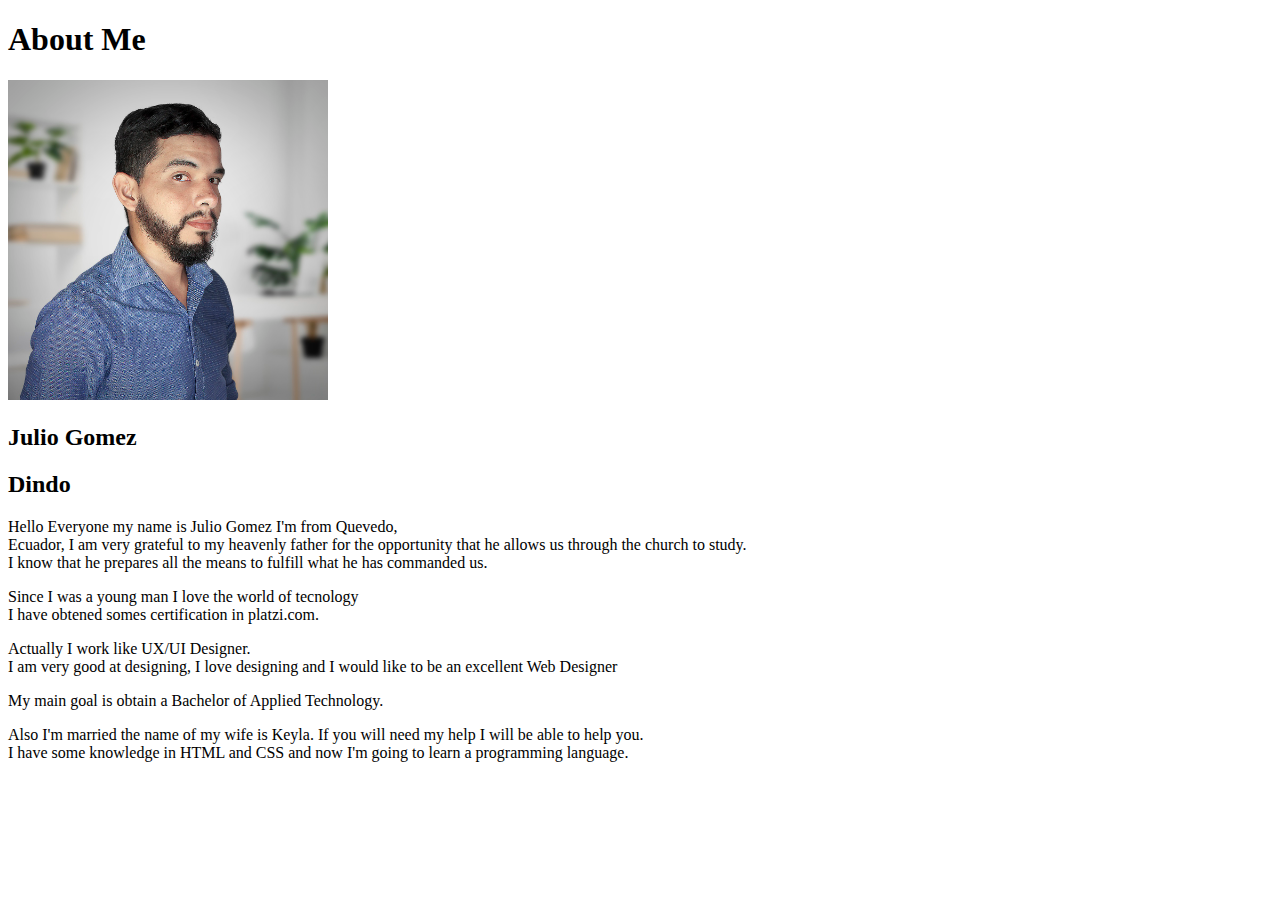
<file: about_me/index.html>
<!DOCTYPE html>
<html lang="en">
<head>
    <meta charset="UTF-8">
    <meta http-equiv="X-UA-Compatible" content="IE=edge">
    <meta name="viewport" content="width=device-width, initial-scale=1.0">
    <title>All About Me</title>
</head>
<body>
    <h1>About Me</h1>
    <img style="width: 420px auto; height: 320px;" src="./images/perfil_2.jpg" />
    <H2>Julio Gomez</H2>
    <h2>Dindo</h2>
    <p>Hello Everyone my name is Julio Gomez I'm from Quevedo,<br>Ecuador, 
        I am very grateful to my heavenly father for the opportunity that he allows us through the church to study.<br>
        I know that he prepares all the means to fulfill what he has commanded us.</p>
    <p> Since I was a young man I love the world of tecnology<br>I have obtened somes certification in platzi.com.</p>
    <p>Actually I work like UX/UI Designer. <br> 
        I am very good at designing, I love designing and I would like to be an excellent Web Designer</p>
    <p>My main goal is obtain a Bachelor of Applied Technology.</p>
    <p>Also I'm married the name of my wife is Keyla. If you will need my help I will be able to help you.<br>I have some knowledge in HTML and CSS and now I'm going to learn a programming language.
    </p>

    
</body>
</html>
</file>
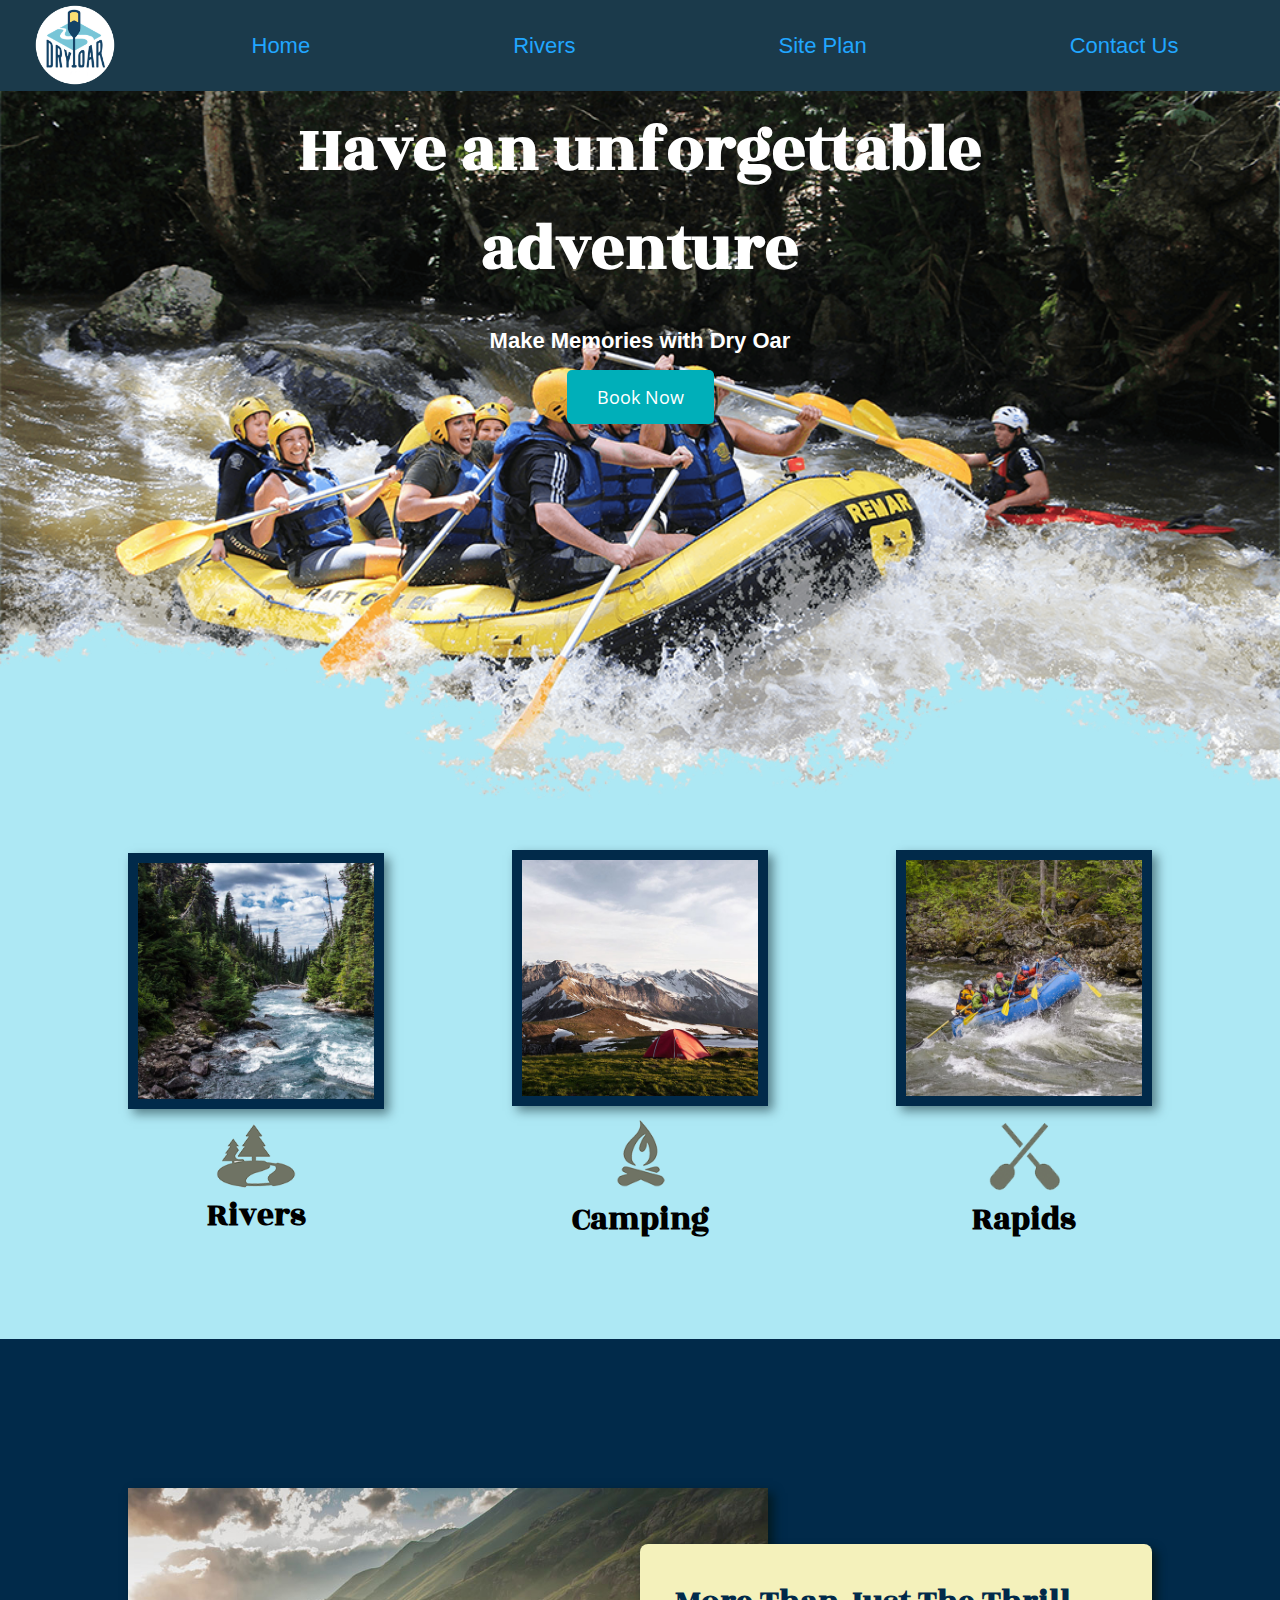
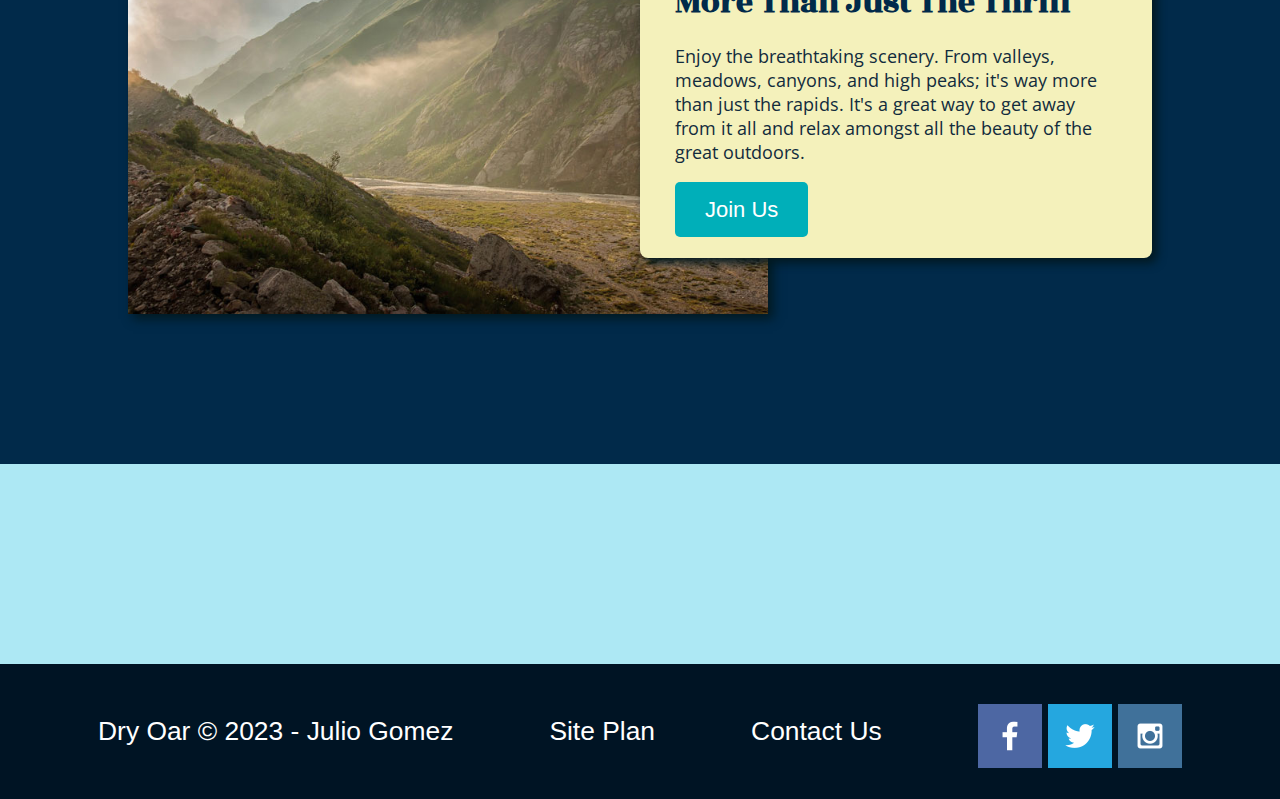
<file: wwr/index.html>
<!DOCTYPE html>
<html lang="en">
<head>
    <meta charset="UTF-8">
    <meta http-equiv="X-UA-Compatible" content="IE=edge">
    <meta name="viewport" content="width=device-width, initial-scale=1.0">
    <title>Document</title>
    <link rel="stylesheet" href="styles/style.css">
</head>
<body>
    <div id="content">
    <header>
        <a id="logo_link" href="index.html">
            <img class="logo" src="images/logo.png" alt="Dry Oar Logo">
        </a>
        <nav>
            <a href="index.html">Home</a>
            <a href="../wwr/rivers.html" >Rivers</a>
            <a href="site-plan-rafting.html">Site Plan</a>
            <a href="contactus.html">Contact Us</a>
        </nav>
    </header>
    <div id="hero">
        <div id="hero-box">
            <img id="hero-img" src="images/hero.png" alt="People enjoying white water rafting">
        </div>
        <section id="hero-msg">
            <h1 class="home-title">Have an unforgettable adventure</h1>
            <h4>Make Memories with Dry Oar</h4>
            <div class='button-box'>
                <a class='book' href="contactus.html">Book Now</a>
            </div>
        </section>
    </div>
    <main class="home-grid">
        <section class="rivers-card">
            <img class="card-img" src="images/rivers.jpg" alt="river in forest">
            <img class="icon" src="images/river_icon.png" alt="river icon">
            <h2>Rivers</h2>
        </section>
        <section class="camping-card">
            <img class="card-img" src="images/camping.jpg" alt="tent in mountains">
            <img class="icon" src="images/fire_icon.png" alt="fire icon">
            <h2>Camping</h2>
        </section>
        <section class="rapids-card">
            <img class="card-img" src="images/rapids.jpg" alt="rafting boat">
            <img class="icon" src="images/oars.png" alt="oars icon">
            <h2>Rapids</h2>
        </section>
        <div id="background"></div>
            <img class="mountains" src="images/mountains.jpg" alt="Misty mountains">
        <section class="msg">
            <h2>More Than Just The Thrill</h2>
            <p>Enjoy the breathtaking scenery. From valleys, meadows, canyons, and high peaks; it's way more than just the rapids. It's a great way to get away from it all and relax amongst all the beauty of the great outdoors. </p>
            <a class='join' href="rivers.html">Join Us</a>
        </section>
    </main>
    <footer>
        <p>Dry Oar &copy; 2023 - Julio Gomez</p>
        <p><a href="site-plan-rafting.html">Site Plan</a></p>
        <p><a href="contactus.html">Contact Us</a></p>
        <div class="social">
            <a href="https://facebook.com" target="_blank">
                <img src="images/facebook.png" alt="fb icon">
            </a>
            <a href="https://twitter.com" target="_blank">
                <img src="images/twitter.png" alt="twitter icon">
            </a>
            <a href="https://instagram.com" target="_blank">
                <img src="images/instagram.png" alt="instagram icon" >
            </a>
        </div>
    </footer>
    </div>
    </body>  
</html>
</file>
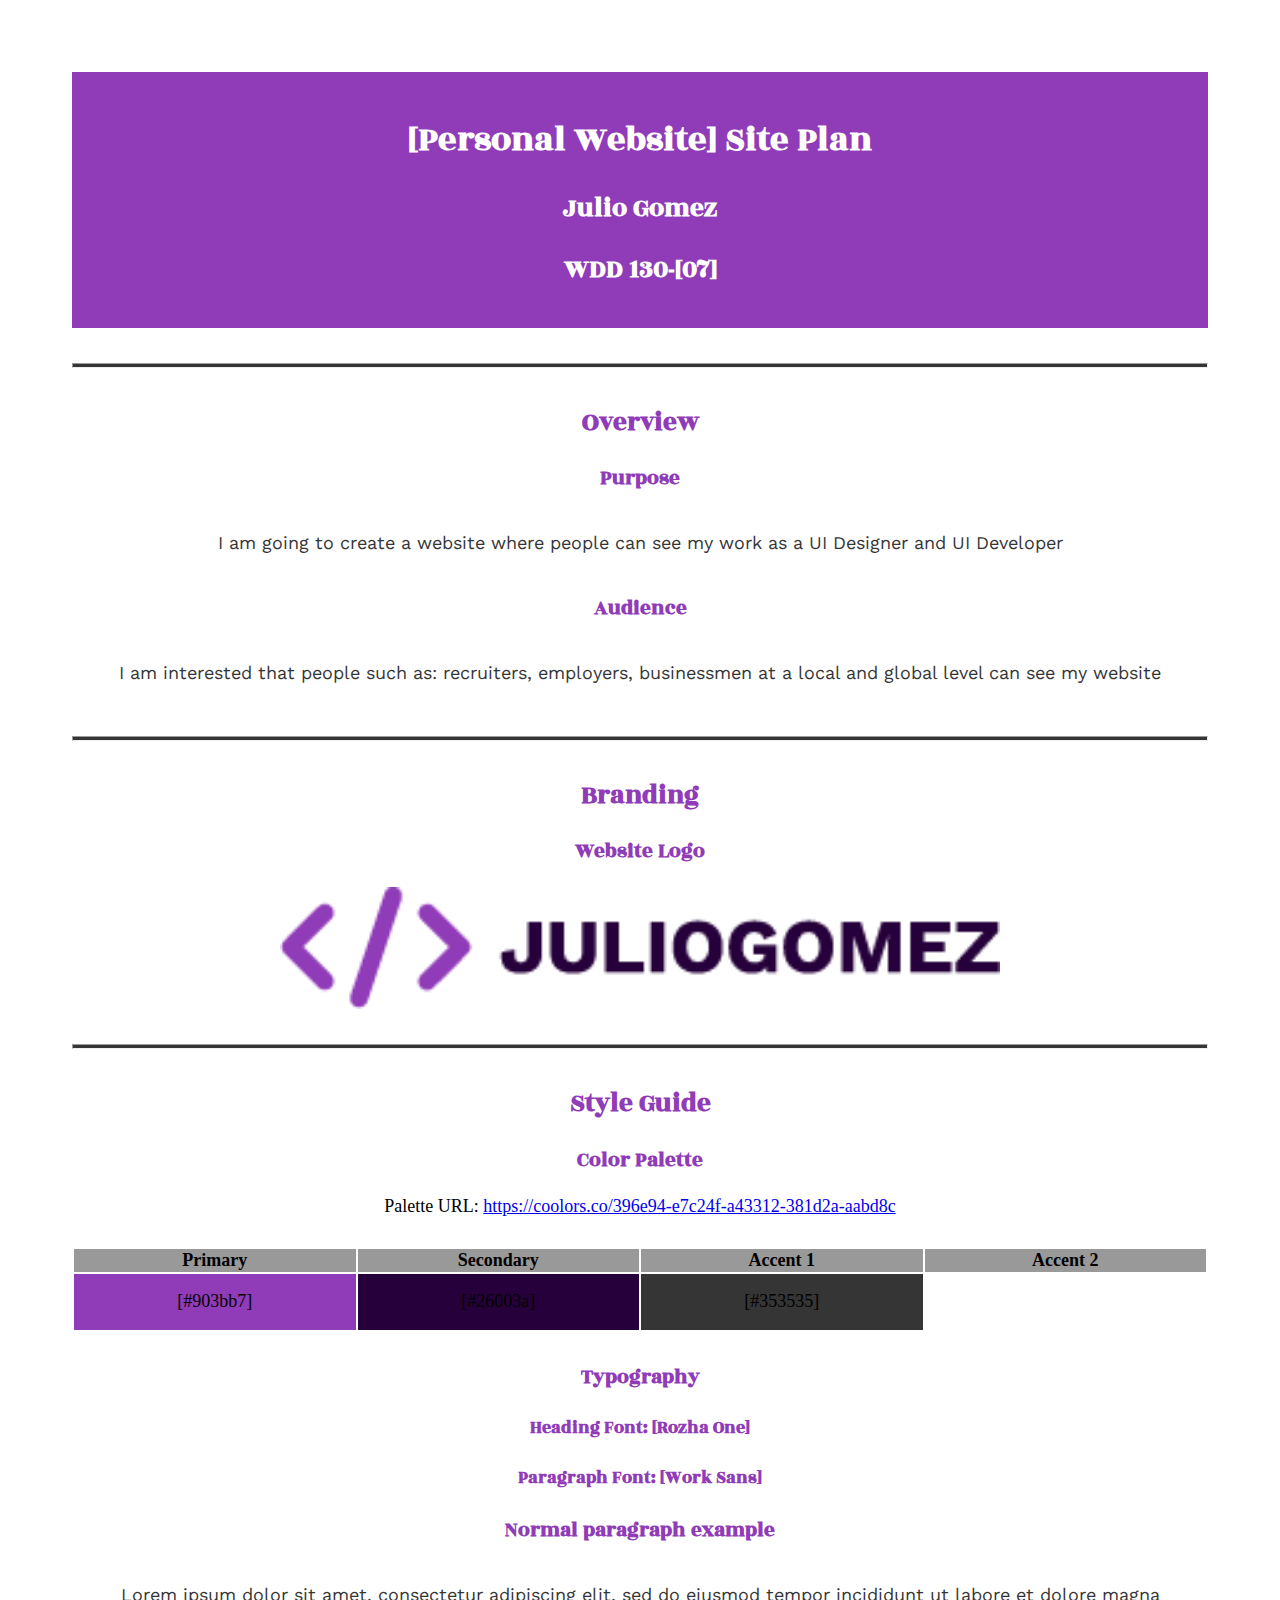
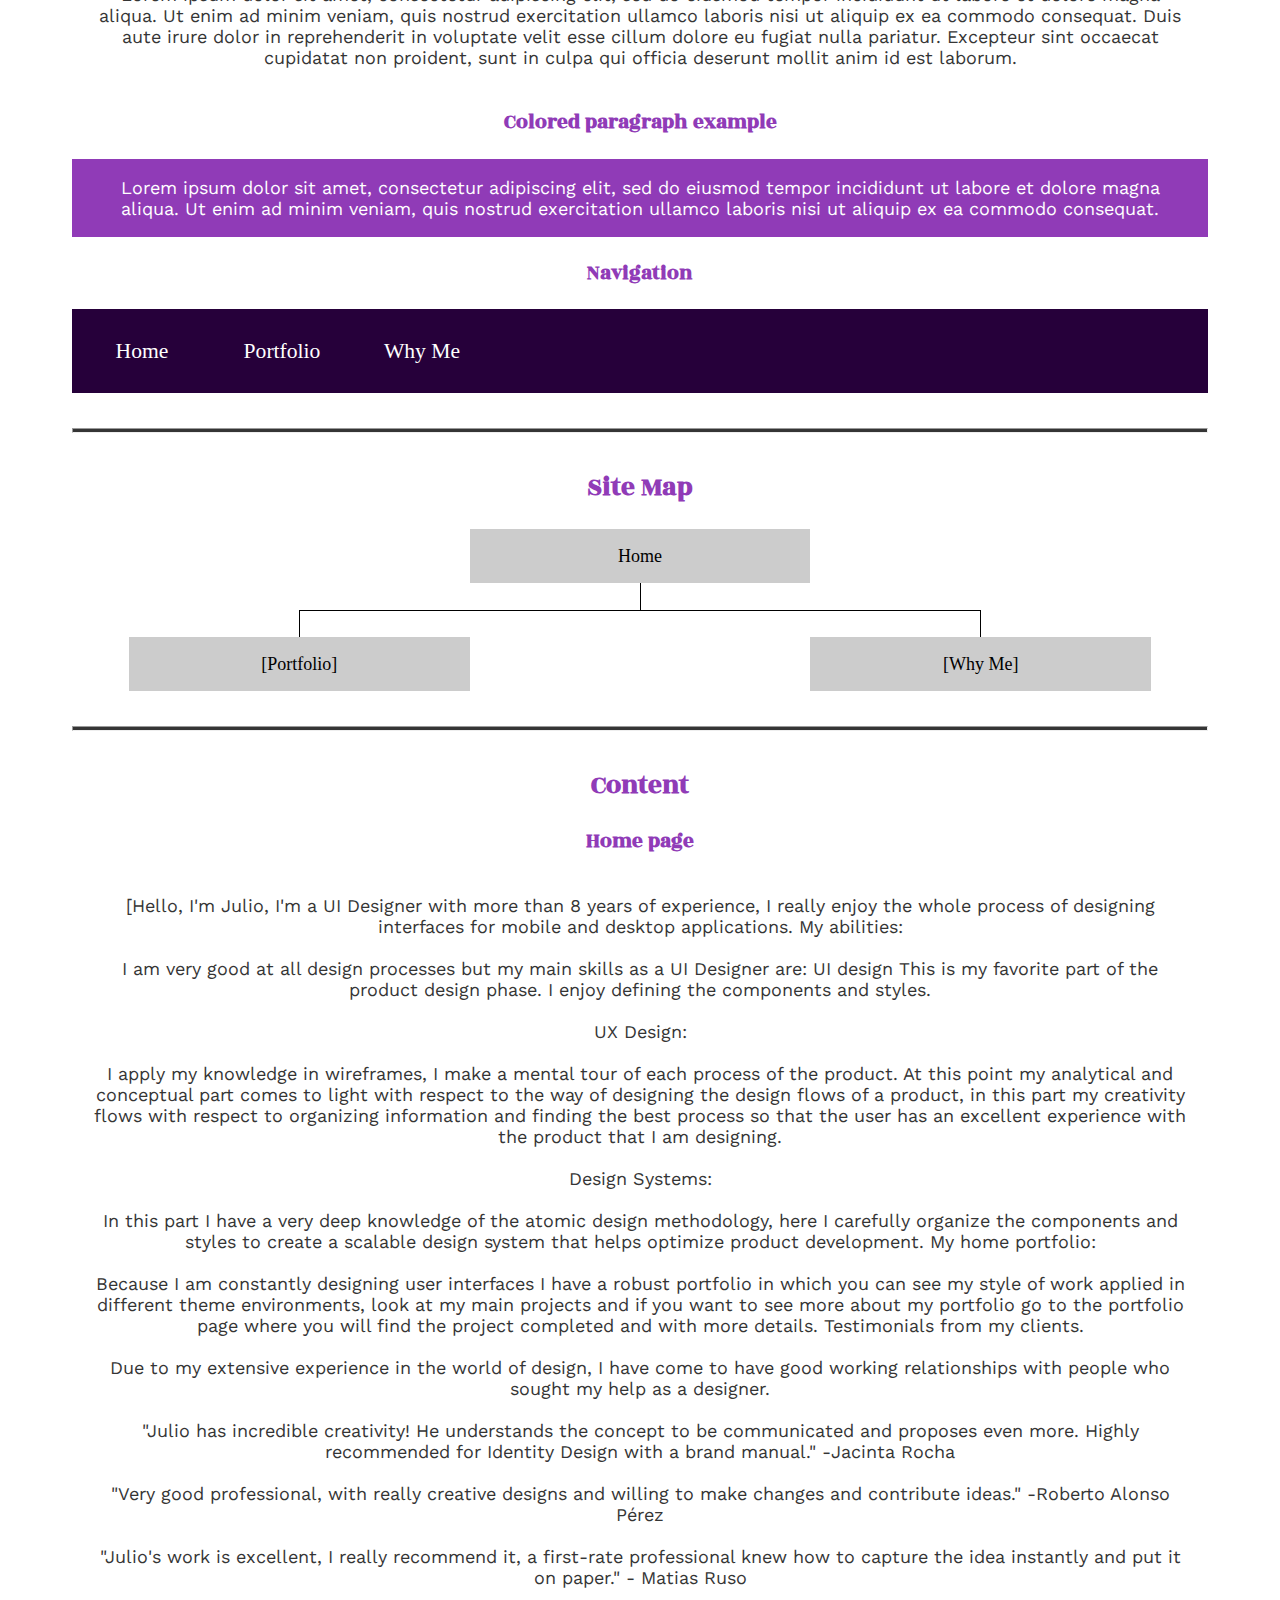
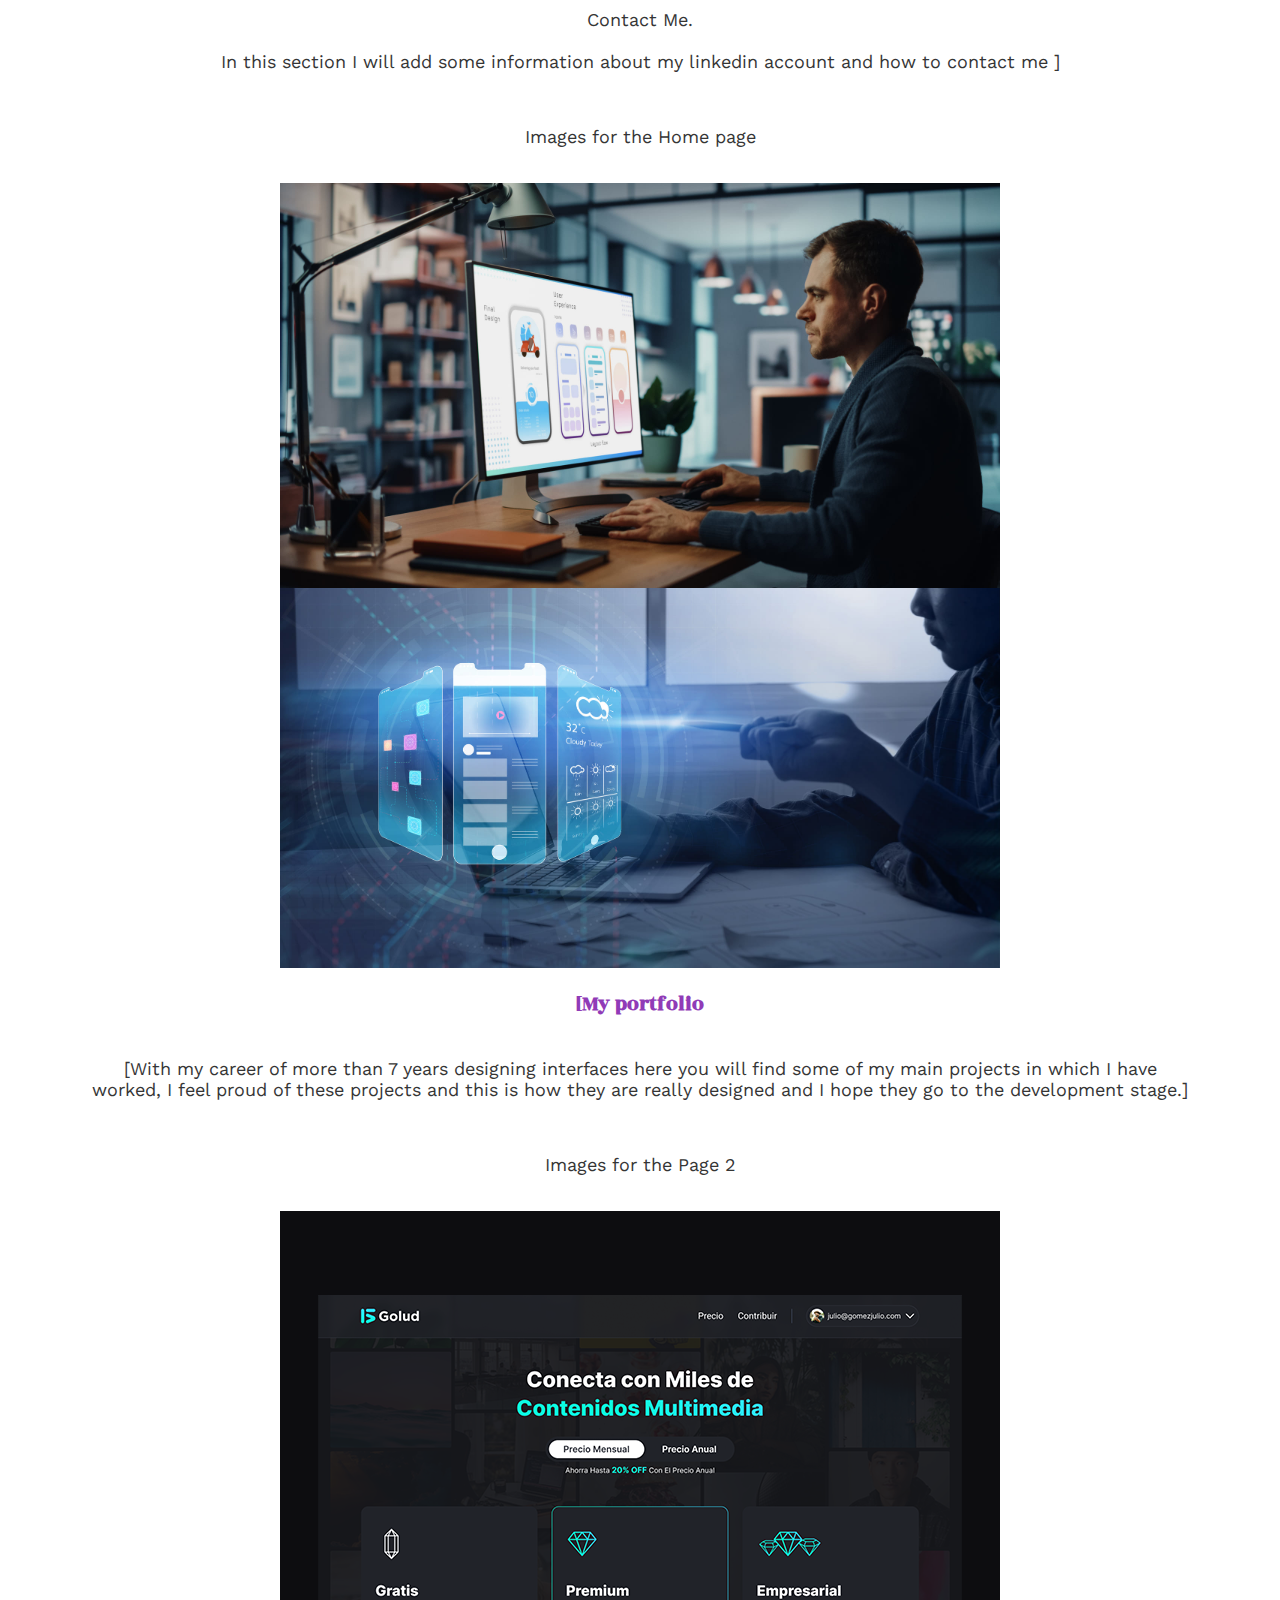
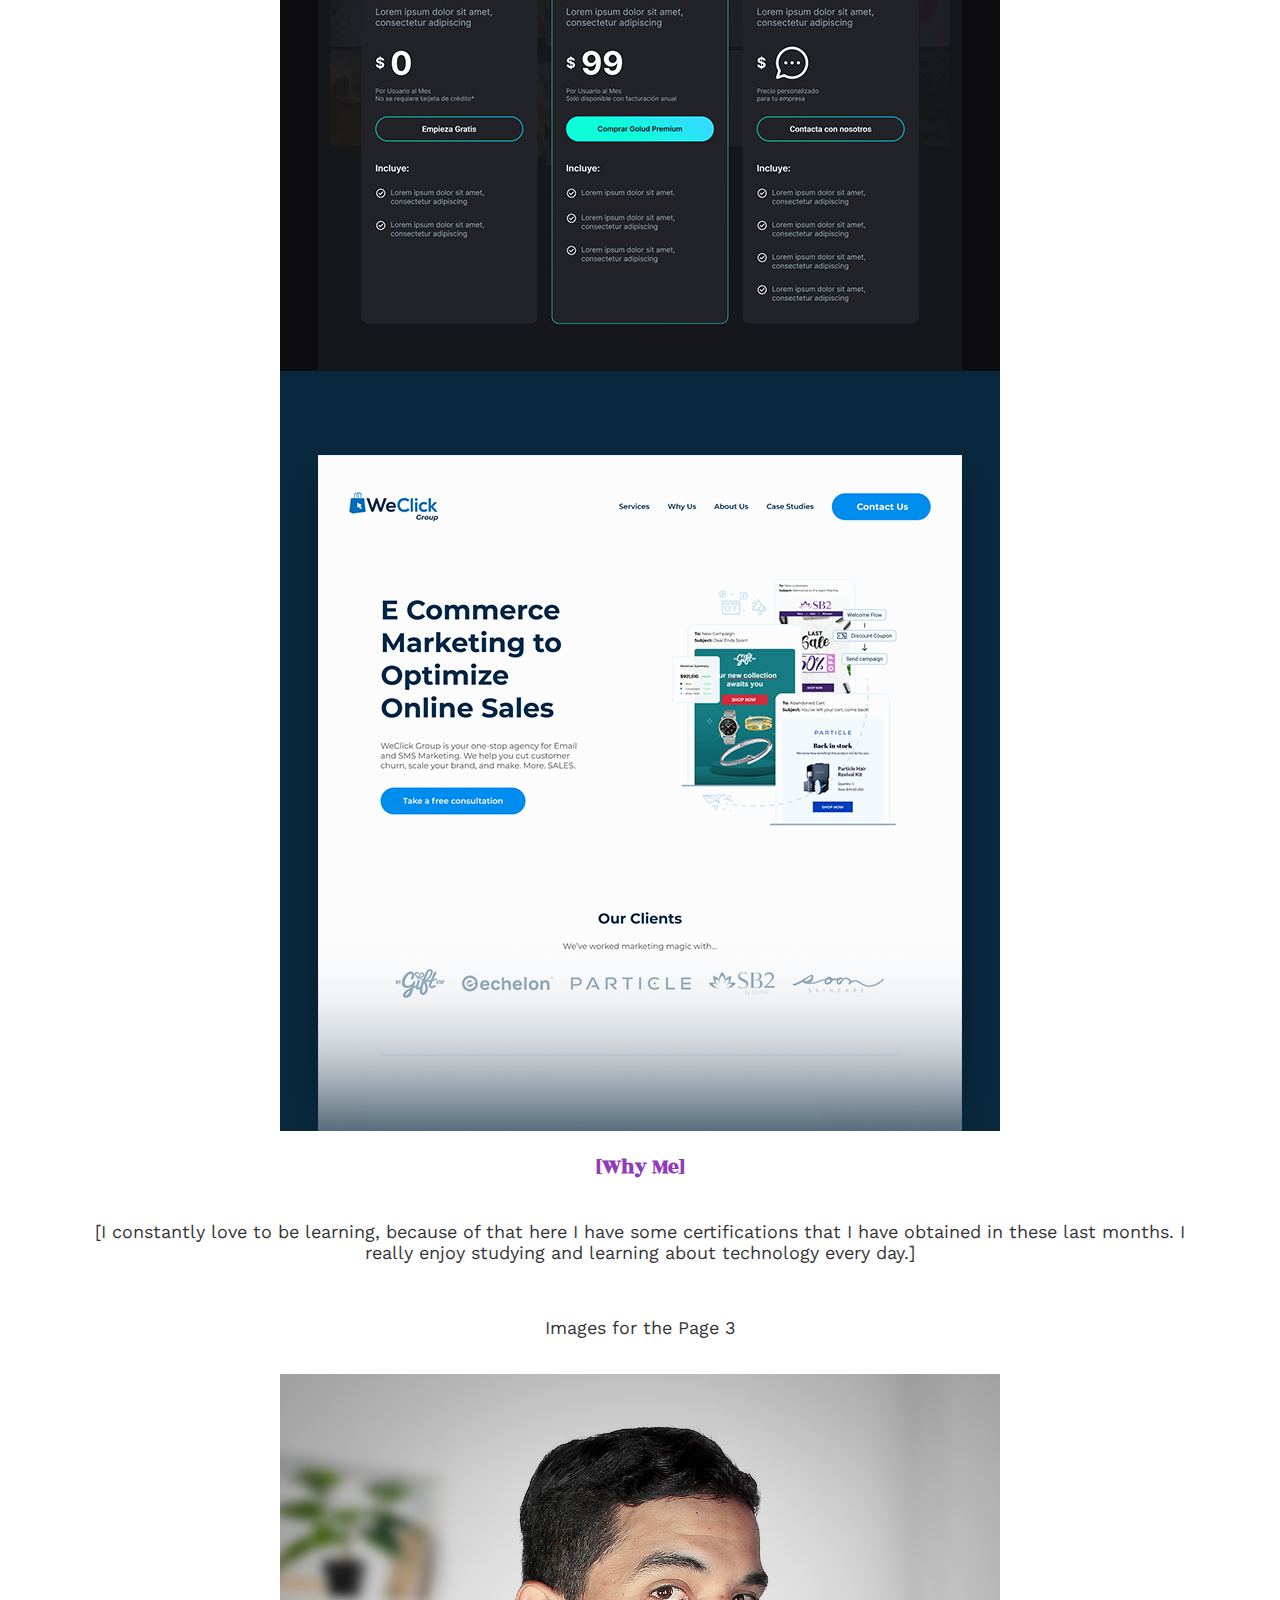
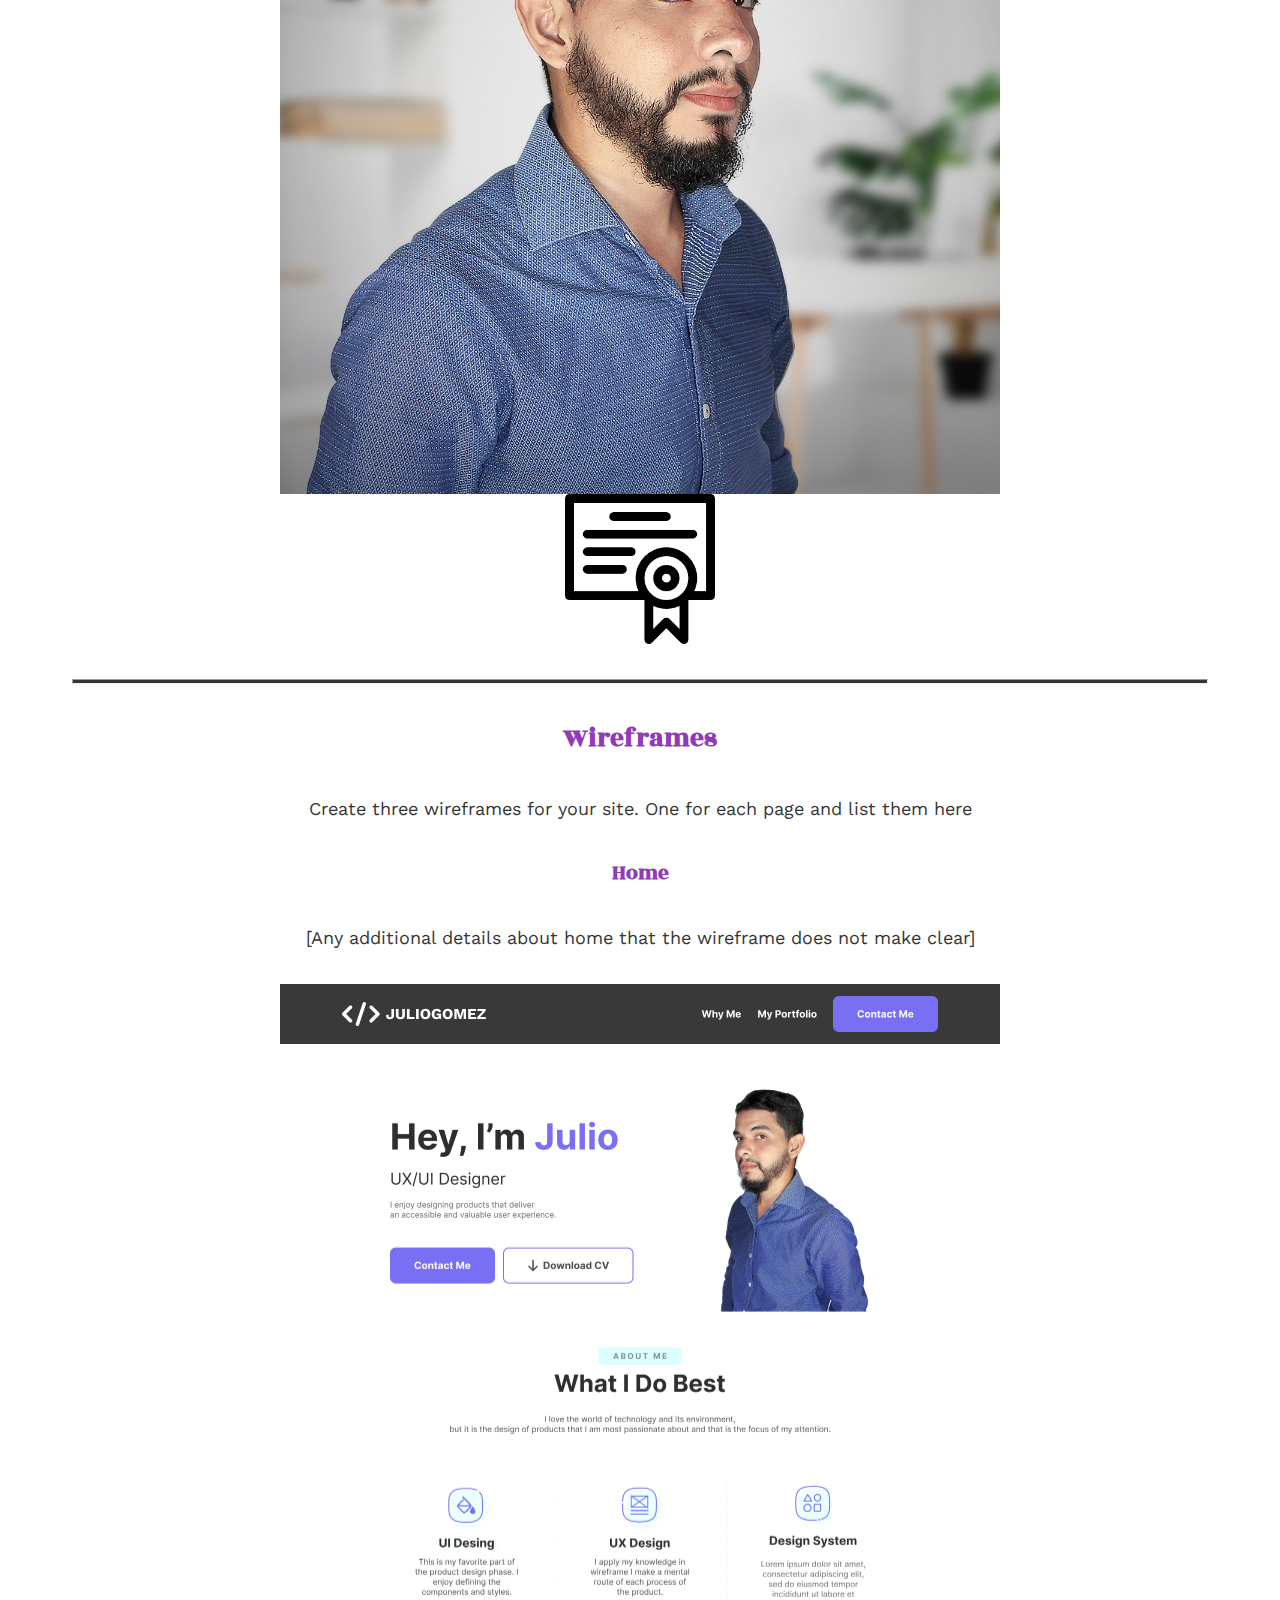
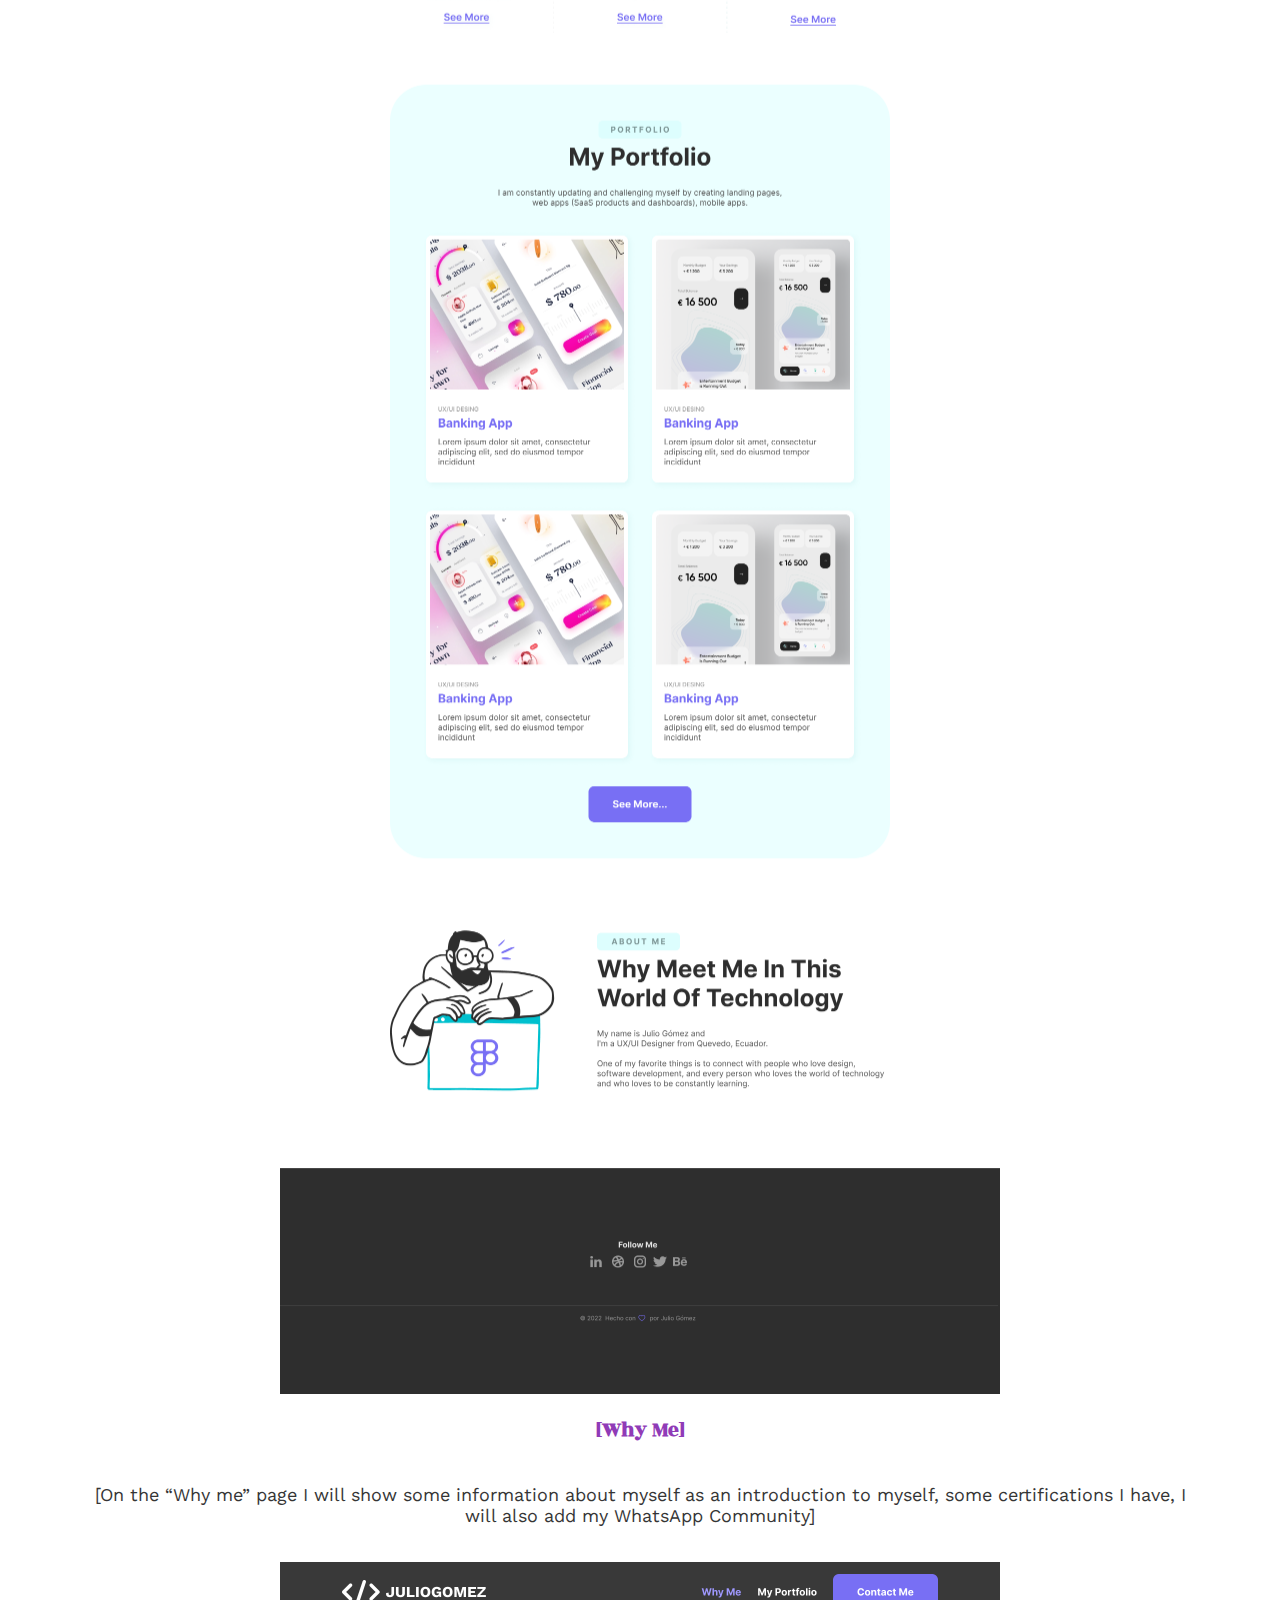
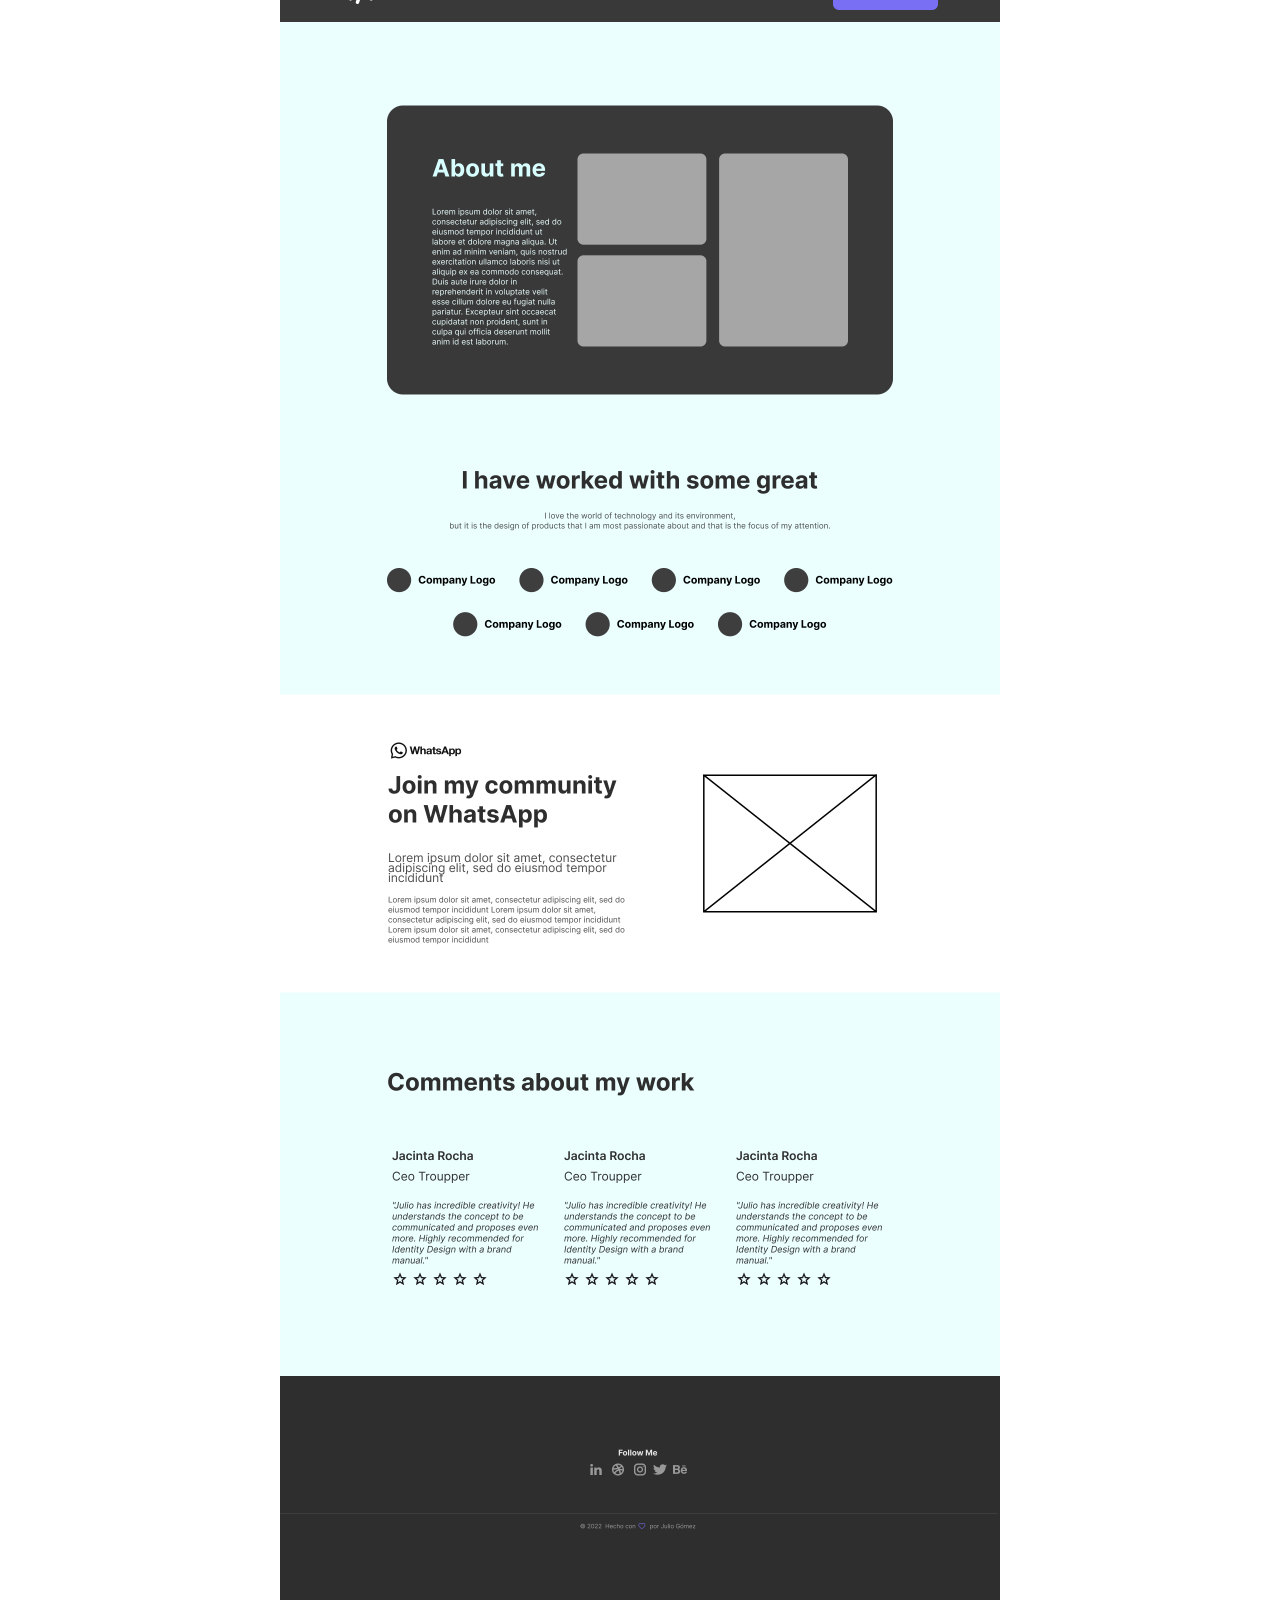
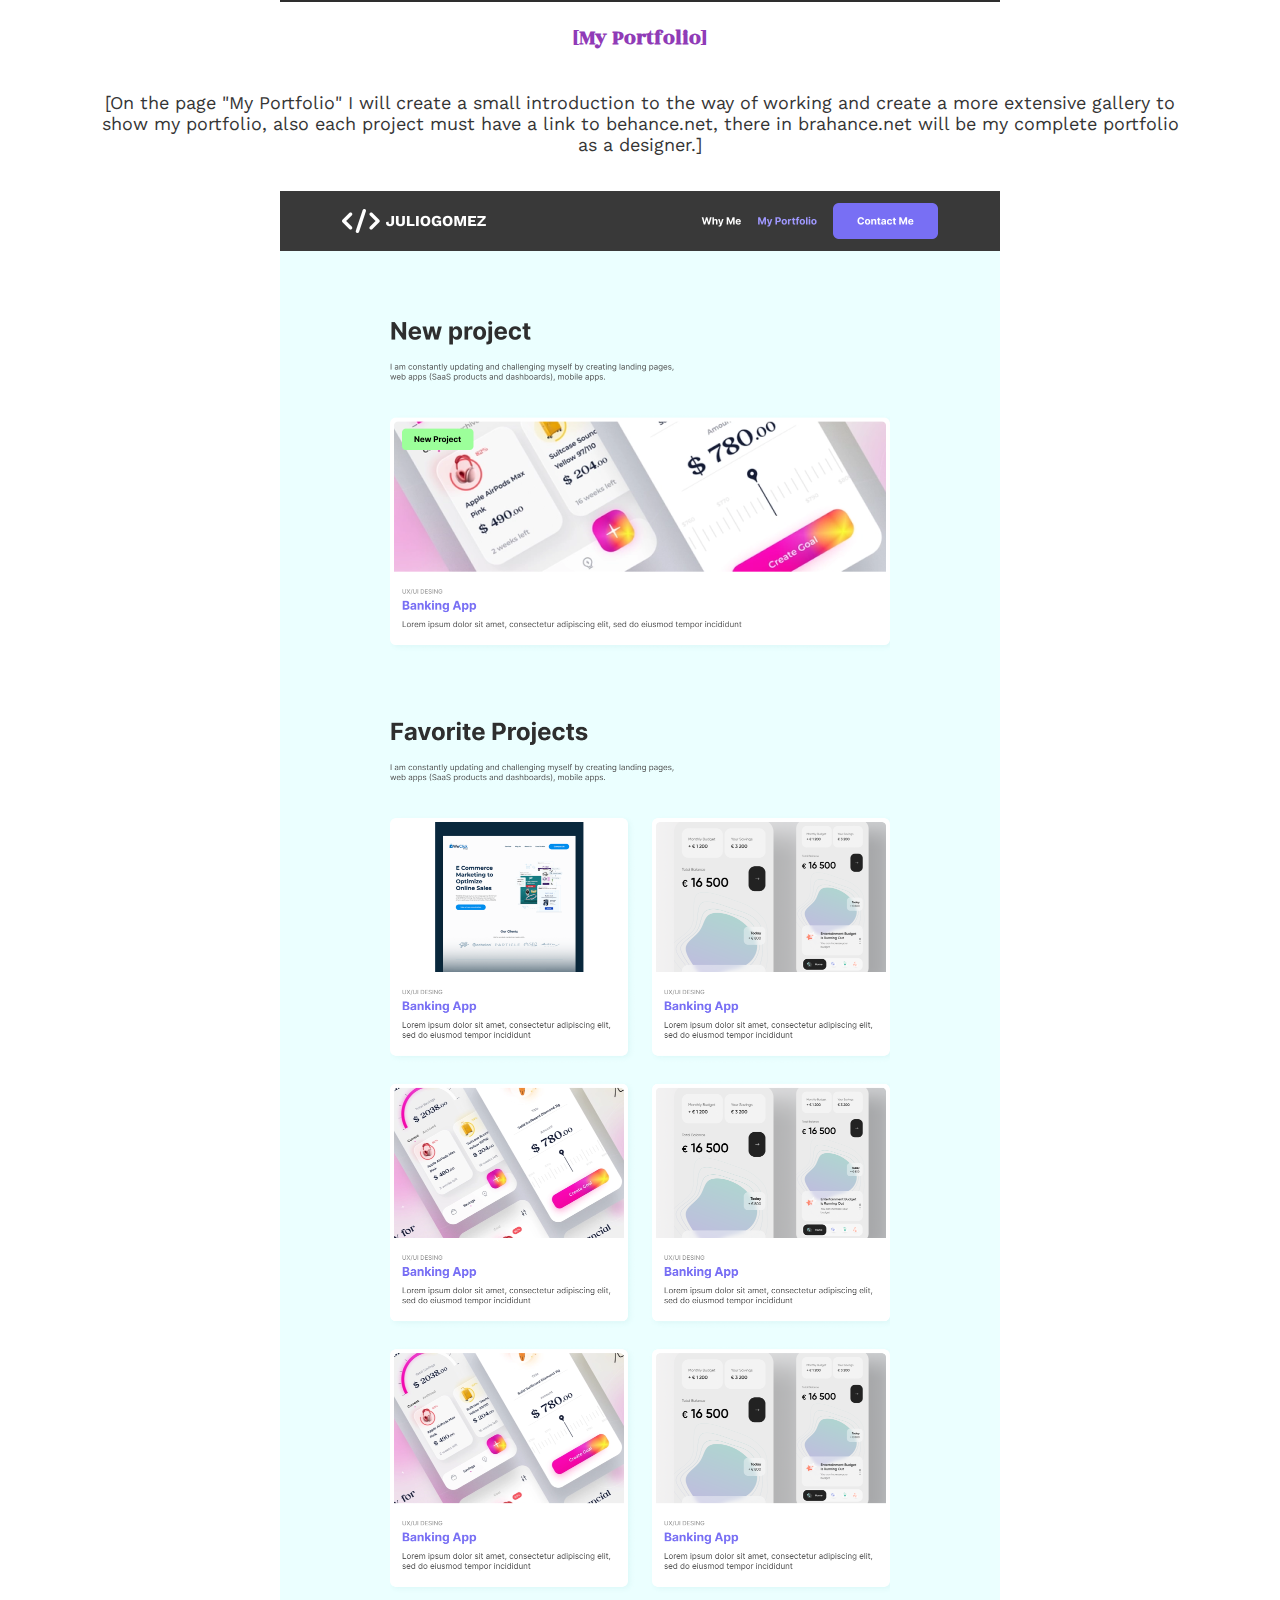
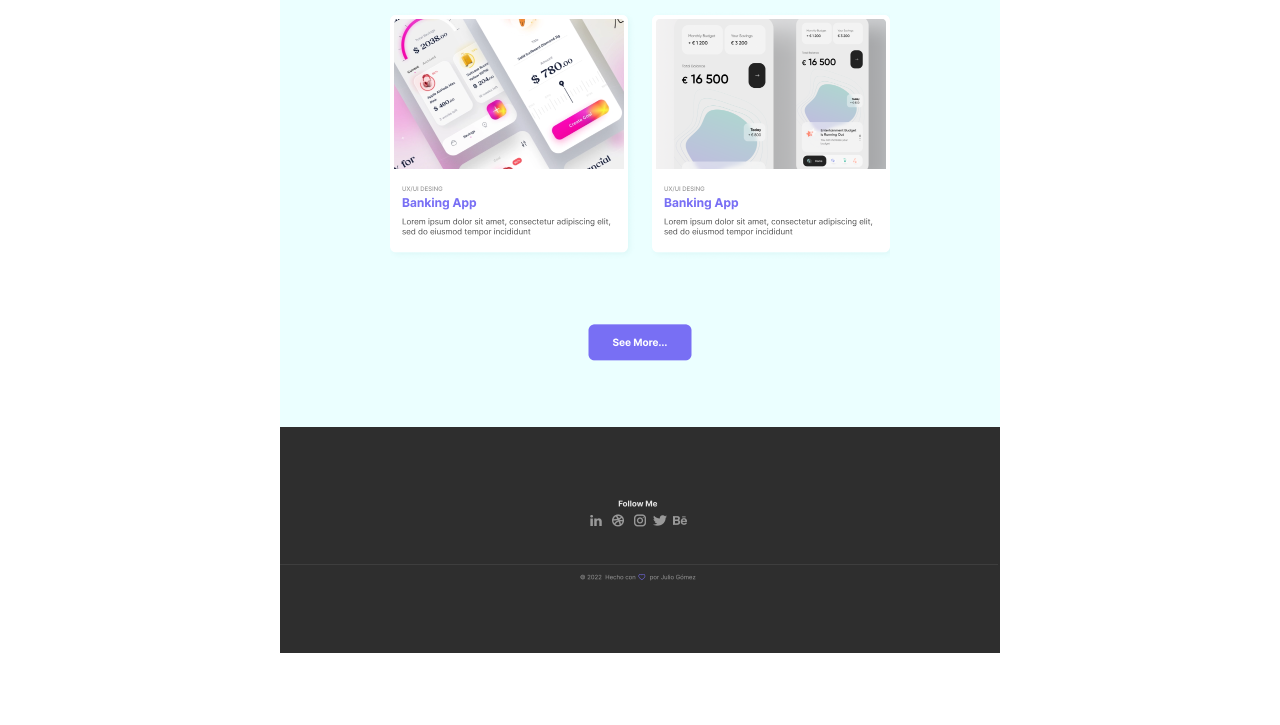
<file: personalwebsite/site-plan.html>
<!DOCTYPE html>
<html lang="en-us">
    
  <head>
    <meta charset="utf-8">
    <title>Site Plan</title>
    <link type="text/css" rel="stylesheet" href="styles/site-plan.css">
    <link href="https://fonts.googleapis.com/css2?family=Rozha+One&family=Work+Sans&family=Yeseva+One&display=swap" rel="stylesheet">
  </head>

  <body>
    <header>
      <h1>[Personal Website] Site Plan</h1>
      <h2>Julio Gomez</h2>
      <h2>WDD 130-[07]</h2>
      <!-- In the header above, add the name or your site, your name and class number. For example if you are in section 3 you would put WDD 130.03 -->
    </header>
    <main>

      <!-- ------------------------Steps 2-3------------------------------ -->
      <hr>
      <h2>Overview</h2>
      <h3>Purpose</h3>
      <p>I am going to create a website where people can see my work as a UI Designer and UI Developer</p>  <!-- change this -->


      <h3>Audience</h3>
      <p>I am interested that people such as: recruiters, employers, businessmen at a local and global level can see my website</p>  <!-- change this -->

      <hr>
      <h2>Branding</h2>
      <h3>Website Logo</h3>
      <!-- Replace this with some sort of logo for your site.  A logo can be as simple as the name of your site in a nice font :) -->
      <img src="../personalwebsite/logo_personal.png" alt="Logo image">
      <hr>
      <h2>
        Style Guide
      </h2>

      <!-- ------------------------Steps 4-8------------------------------ -->

      <h3>
        Color Palette
      </h3>
      <!--  The colors you choose for a website are one of the most important decisions you will make. Follow the instructions on the activity in iLearn then return and replace the color codes below with the hex color codes (the 6 digit numbers that show at the bottom of each color) for the colors you have chosen below.  You should have at least 2 colors but do not have to fill in all 4 if you do not need them.  -->

      <!-- Copy and paste the URL to your finished palette below Make sure to paste it into both spots -->
      Palette URL: <a href="https://coolors.co/396e94-e7c24f-a43312-381d2a-aabd8c" target="_blank">https://coolors.co/396e94-e7c24f-a43312-381d2a-aabd8c</a>


      <table class="colors">
        <tr><th>Primary</th><th>Secondary</th><th>Accent 1</th><th>Accent 2</th></tr>
        <!-- Replace the numbers in the boxes below with your hex color codes. Then switch to the site-plan.css file and change your colors there as well. -->
        <tr><td class="primary">[#903bb7]</td><td class="secondary">[#26003a]</td><td class="accent1">[#353535]</td><td class="accent2"></td></tr>
      </table>

      <!-- ------------------------Step 9------------------------------ -->

      <h3>
        Typography
      </h3>
      <!-- Choose a font for your paragraphs (body copy) and headlines. What font(s) have you chosen? Why did you choose what you did?  Make sure to review the list of web safe fonts at W3Schools.org as a starting point.  Think also about which of your colors above you might use for background and font colors. -->

      <h4>
        Heading Font: [Rozha One]  <!-- change this -->
      </h4>
      <h4>
        Paragraph Font: [Work Sans]  <!-- change this -->
      </h4>
      <h3>
        Normal paragraph example
      </h3>
      <p>
        Lorem ipsum dolor sit amet, consectetur adipiscing elit, sed do eiusmod tempor incididunt ut labore et dolore magna aliqua. Ut enim ad minim veniam, quis nostrud exercitation ullamco laboris nisi ut aliquip ex ea commodo consequat. Duis aute irure dolor in reprehenderit in voluptate velit esse cillum dolore eu fugiat nulla pariatur. Excepteur sint occaecat cupidatat non proident, sunt in culpa qui officia deserunt mollit anim id est laborum.
      </p>
      <h3>
        Colored paragraph example
      </h3>
      <p class="colored">
        Lorem ipsum dolor sit amet, consectetur adipiscing elit, sed do eiusmod tempor incididunt ut labore et dolore magna aliqua. Ut enim ad minim veniam, quis nostrud exercitation ullamco laboris nisi ut aliquip ex ea commodo consequat. 
      </p>

      <!-- ------------------------Step 10------------------------------ -->

      <h3>
        Navigation
      </h3>
      <!-- Think about how you want your navigation bar to look. In the site-plan.css file change the colors to your colors to get the look you desire. --> 
      <nav>
        <a href="#">Home</a>
        <a href="#">Portfolio</a>
        <a href="#">Why Me</a>
      </nav>
      <hr>
      <h2>
        Site Map
      </h2>
      <div class="sitemap">
        <div class="sm-home">
          Home
        </div>
        <div class="sm-page2">
          [Portfolio] <!-- change this -->
        </div>
        <div class="sm-page3">
          [Why Me]  <!-- change this -->
        </div>

        <div class="top">
          &nbsp;
        </div>
        <div class="left">
          &nbsp;
        </div>
        <div class="right">
          &nbsp;
        </div>

      </div>

      <!-- --------Content Section -------------- -->
      <hr>
      <h2>
        Content
      </h2>
      <h3>Home page</h3>
      <p>
        [Hello, I'm Julio, I'm a UI Designer with more than 8 years of experience, I really enjoy the whole process of designing interfaces for mobile and desktop applications.
        My abilities:
        <br><br>
        I am very good at all design processes but my main skills as a UI Designer are:
        UI design
        This is my favorite part of the product design phase. I enjoy defining the components and styles.
        <br><br>
        UX Design:<br><br>
        I apply my knowledge in wireframes, I make a mental tour of each process of the product.
        At this point my analytical and conceptual part comes to light with respect to the way of designing the design flows of a product, in this part my creativity flows with respect to organizing information and finding the best process so that the user has an excellent experience with the product that I am designing.
        <br><br>
        Design Systems:<br><br>
        In this part I have a very deep knowledge of the atomic design methodology, here I carefully organize the components and styles to create a scalable design system that helps optimize product development.
        
        My home portfolio:<br><br>
        Because I am constantly designing user interfaces I have a robust portfolio in which you can see my style of work applied in different theme environments, look at my main projects and if you want to see more about my portfolio go to the portfolio page where you will find the project completed and with more details.
        
        
        Testimonials from my clients.<br><br>
        Due to my extensive experience in the world of design, I have come to have good working relationships with people who sought my help as a designer.
        <br><br>
        "Julio has incredible creativity! He understands the concept to be communicated and proposes even more. Highly recommended for Identity Design with a brand manual." -Jacinta Rocha
        <br><br>
        "Very good professional, with really creative designs and willing to make changes and contribute ideas." -Roberto Alonso Pérez
        <br><br>
        
        "Julio's work is excellent, I really recommend it, a first-rate professional knew how to capture the idea instantly and put it on paper." - Matias Ruso<br><br>
        Contact Me.<br><br>
        In this section I will add some information about my linkedin account and how to contact me
        ]
      </p>
      <p>Images for the Home page</p>
        <img src="../personalwebsite/images/designer_01.jpg" alt="image for homepage">
        <img src="../personalwebsite/images/designer_02.jpg" alt="image for homepage">

      </ul>
      <h3>[My portfolio</h3>
      <p>
        [With my career of more than 7 years designing interfaces here you will find some of my main projects in which I have worked, I feel proud of these projects and this is how they are really designed and I hope they go to the development stage.]
      </p>
      <p>Images for the Page 2</p>
        <img src="../personalwebsite/images/portfolio_01.png" alt="image for page">
        <img src="../personalwebsite/images/portfolio_02.png" alt="image for page">

      </ul>
      <h3>[Why Me]</h3>
      <p>
        [I constantly love to be learning, because of that here I have some certifications that I have obtained in these last months. I really enjoy studying and learning about technology every day.]
      </p>
      <p>Images for the Page 3</p>
        <img src="../personalwebsite/images/why_me_01.jpg" alt="image for page3">
        <img class="icon" " src="../personalwebsite/images/certificado.png" alt="image for page3">

      </ul>
      <hr>
      <h2>
        Wireframes
      </h2>
      <p>
        Create three wireframes for your site. One for each page and list them here</p>

      <h3>Home</h3>
      <p>         
        [Any additional details about home that the wireframe does not make clear]
      </p>
      <img src="../personalwebsite/images/home.png" alt="home page wireframe">

      <h3>[Why Me]</h3>
      <p>         
        [On the “Why me” page I will show some information about myself as an introduction to myself, some certifications I have, I will also add my WhatsApp Community]
      </p>
      <img src="../personalwebsite/images/why_me.png" alt="page 2 wireframe">

      <h3>[My Portfolio]</h3>
      <p>         
        [On the page "My Portfolio" I will create a small introduction to the way of working and create a more extensive gallery to show my portfolio, also each project must have a link to behance.net, there in brahance.net will be my complete portfolio as a designer.]
      </p>
      <img src="../personalwebsite/images/portfolio_page.png" alt="page 3 wireframe">
    </main>
  </body>

</html>
</file>
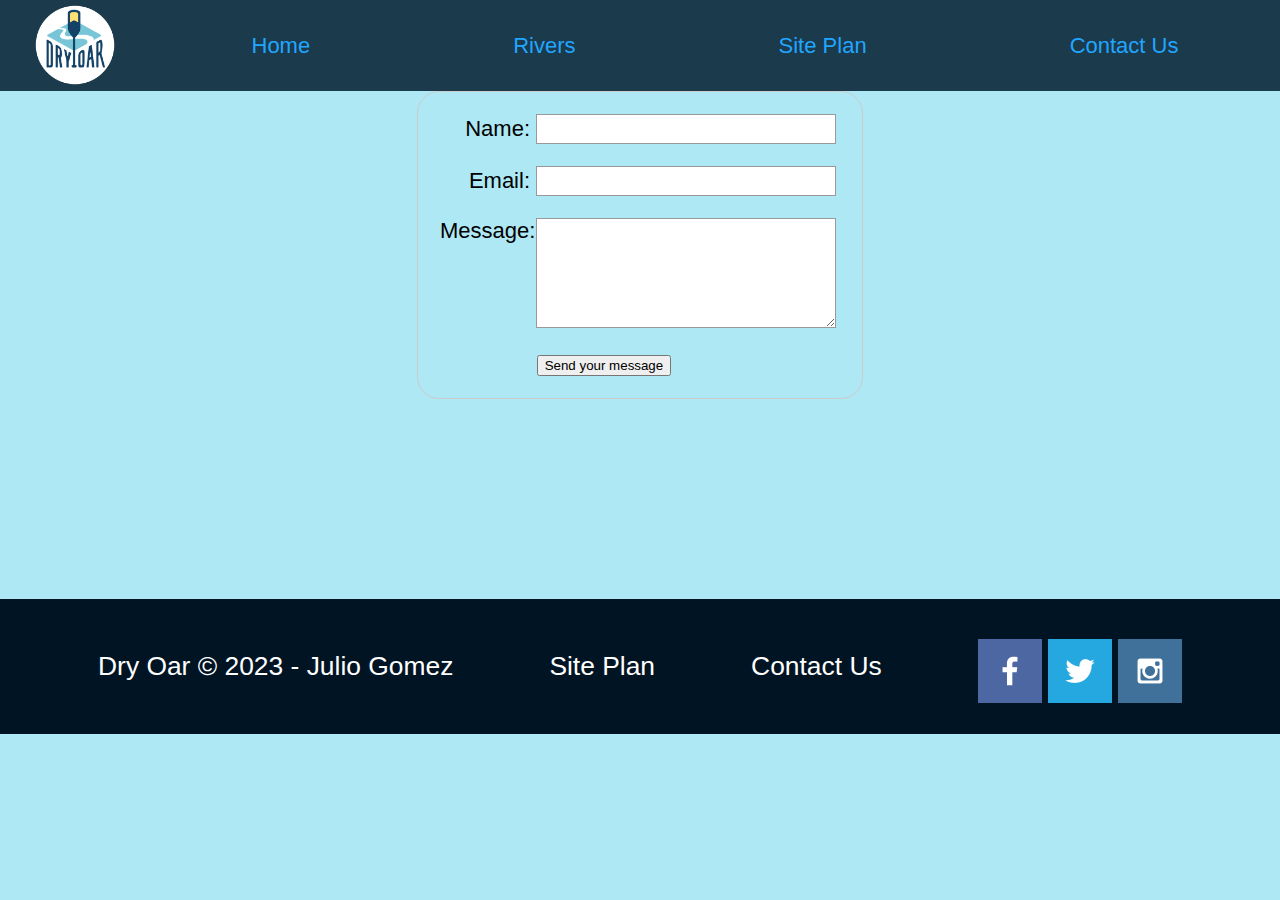
<file: wwr/contactus.html>
<!DOCTYPE html>
<html lang="en">
<head>
    <meta charset="UTF-8">
    <meta http-equiv="X-UA-Compatible" content="IE=edge">
    <meta name="viewport" content="width=device-width, initial-scale=1.0">
    <title>Contact us</title>
    <link rel="stylesheet" href="styles/style.css">
    <style>
        form {
  /* Center the form on the page */
  margin: 0 auto;
  width: 400px;
  /* Form outline */
  padding: 1em;
  border: 1px solid #ccc;
  border-radius: 1em;
}

ul {
  list-style: none;
  padding: 0;
  margin: 0;
}

form li + li {
  margin-top: 1em;
}

label {
  /* Uniform size & alignment */
  display: inline-block;
  width: 90px;
  text-align: right;
}

input,
textarea {
  /* To make sure that all text fields have the same font settings
     By default, textareas have a monospace font */
  font: 1em sans-serif;

  /* Uniform text field size */
  width: 300px;
  box-sizing: border-box;

  /* Match form field borders */
  border: 1px solid #999;
}

input:focus,
textarea:focus {
  /* Additional highlight for focused elements */
  border-color: #000;
}

textarea {
  /* Align multiline text fields with their labels */
  vertical-align: top;

  /* Provide space to type some text */
  height: 5em;
}

.button {
  /* Align buttons with the text fields */
  padding-left: 90px; /* same size as the label elements */
}

button {
  /* This extra margin represent roughly the same space as the space
     between the labels and their text fields */
  margin-left: 0.5em;
}

#feedback {
    background-color: antiquewhite;
    position: absolute;
    top: 0;
    left: 0;
    right: 0;
    padding: .5em;
    /* make this element invisible until we are ready for it */
    display: none;      
}
.moveDown {
    margin-top: 3em;
}

    </style>
</head>
<body>
    <div id="content">
    <header>
        <a id="logo_link" href="index.html">
            <img class="logo" src="images/logo.png" alt="Dry Oar Logo">
        </a>
        <nav>
            <a href="index.html">Home</a>
            <a href="#">Rivers</a>
            <a href="site-plan-rafting.html">Site Plan</a>
            <a href="contactus.html">Contact Us</a>
        </nav>
    </header>
    
    <main>
        <div id="feedback"></div>
        <form action="/my-handling-form-page" method="post">
            <ul>
              <li>
                <label for="name">Name:</label>
                <input type="text" id="name" name="user_name" />
              </li>
              <li>
                <label for="mail">Email:</label>
                <input type="email" id="mail" name="user_email" />
              </li>
              <li>
                <label for="msg">Message:</label>
                <textarea id="msg" name="user_message"></textarea>
              </li>
              <li class="button">
                <button type="submit">Send your message</button>
              </li>
            </ul>
          </form>

    </main>
    <footer>
        <p>Dry Oar &copy; 2023 - Julio Gomez</p>
        <p><a href="site-plan-rafting.html">Site Plan</a></p>
        <p><a href="contactus.html">Contact Us</a></p>
        <div class="social">
            <a href="https://facebook.com" target="_blank">
                <img src="images/facebook.png" alt="fb icon">
            </a>
            <a href="https://twitter.com" target="_blank">
                <img src="images/twitter.png" alt="twitter icon">
            </a>
            <a href="https://instagram.com" target="_blank">
                <img src="images/instagram.png" alt="instagram icon" >
            </a>
        </div>
    </footer>
    </div>
    <script>
        // get the feedback div element so we can do something with it.
        const feedbackElement = document.getElementById('feedback');
        // get the form so we can read what was entered in it.
        const formElement = document.forms[0];
        // add a 'listener' to wait for a submission of our form. When that happens run the code below.
        formElement.addEventListener('submit', function(e) {
            // stop the form from doing the default action.
            e.preventDefault();
            // set the contents of our feedback element to a message letting the user know the form was submitted successfully. Notice that we pull the name that was entered in the form to personalize the message!
            feedbackElement.innerHTML = 'Hello '+ formElement.user_name.value +'! Thank you for your message. We will get back with you as soon as possible!';
            // make the feedback element visible.
            feedbackElement.style.display = "block";
            // add a class to move everything down so our message doesn't cover it.
            document.body.classList.toggle('moveDown');
        });
    </script>
    </body>  
</html>
</file>
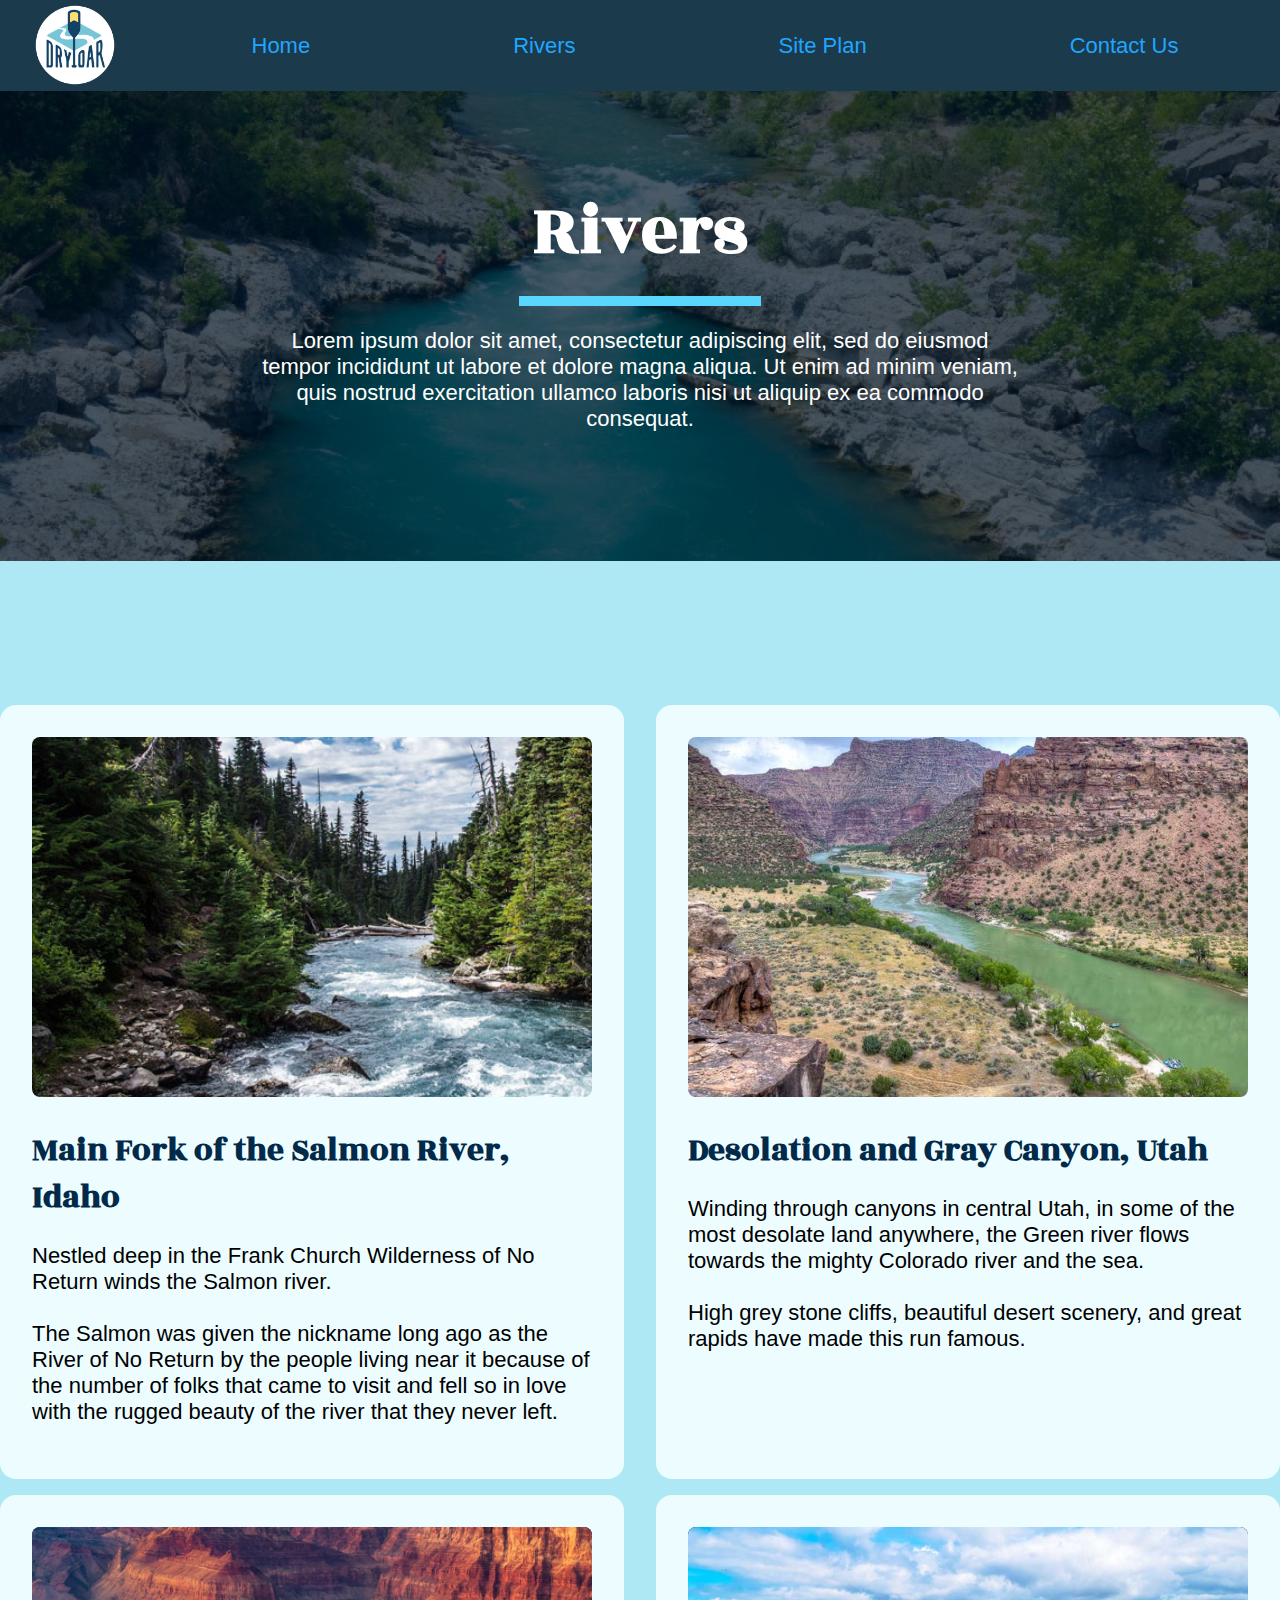
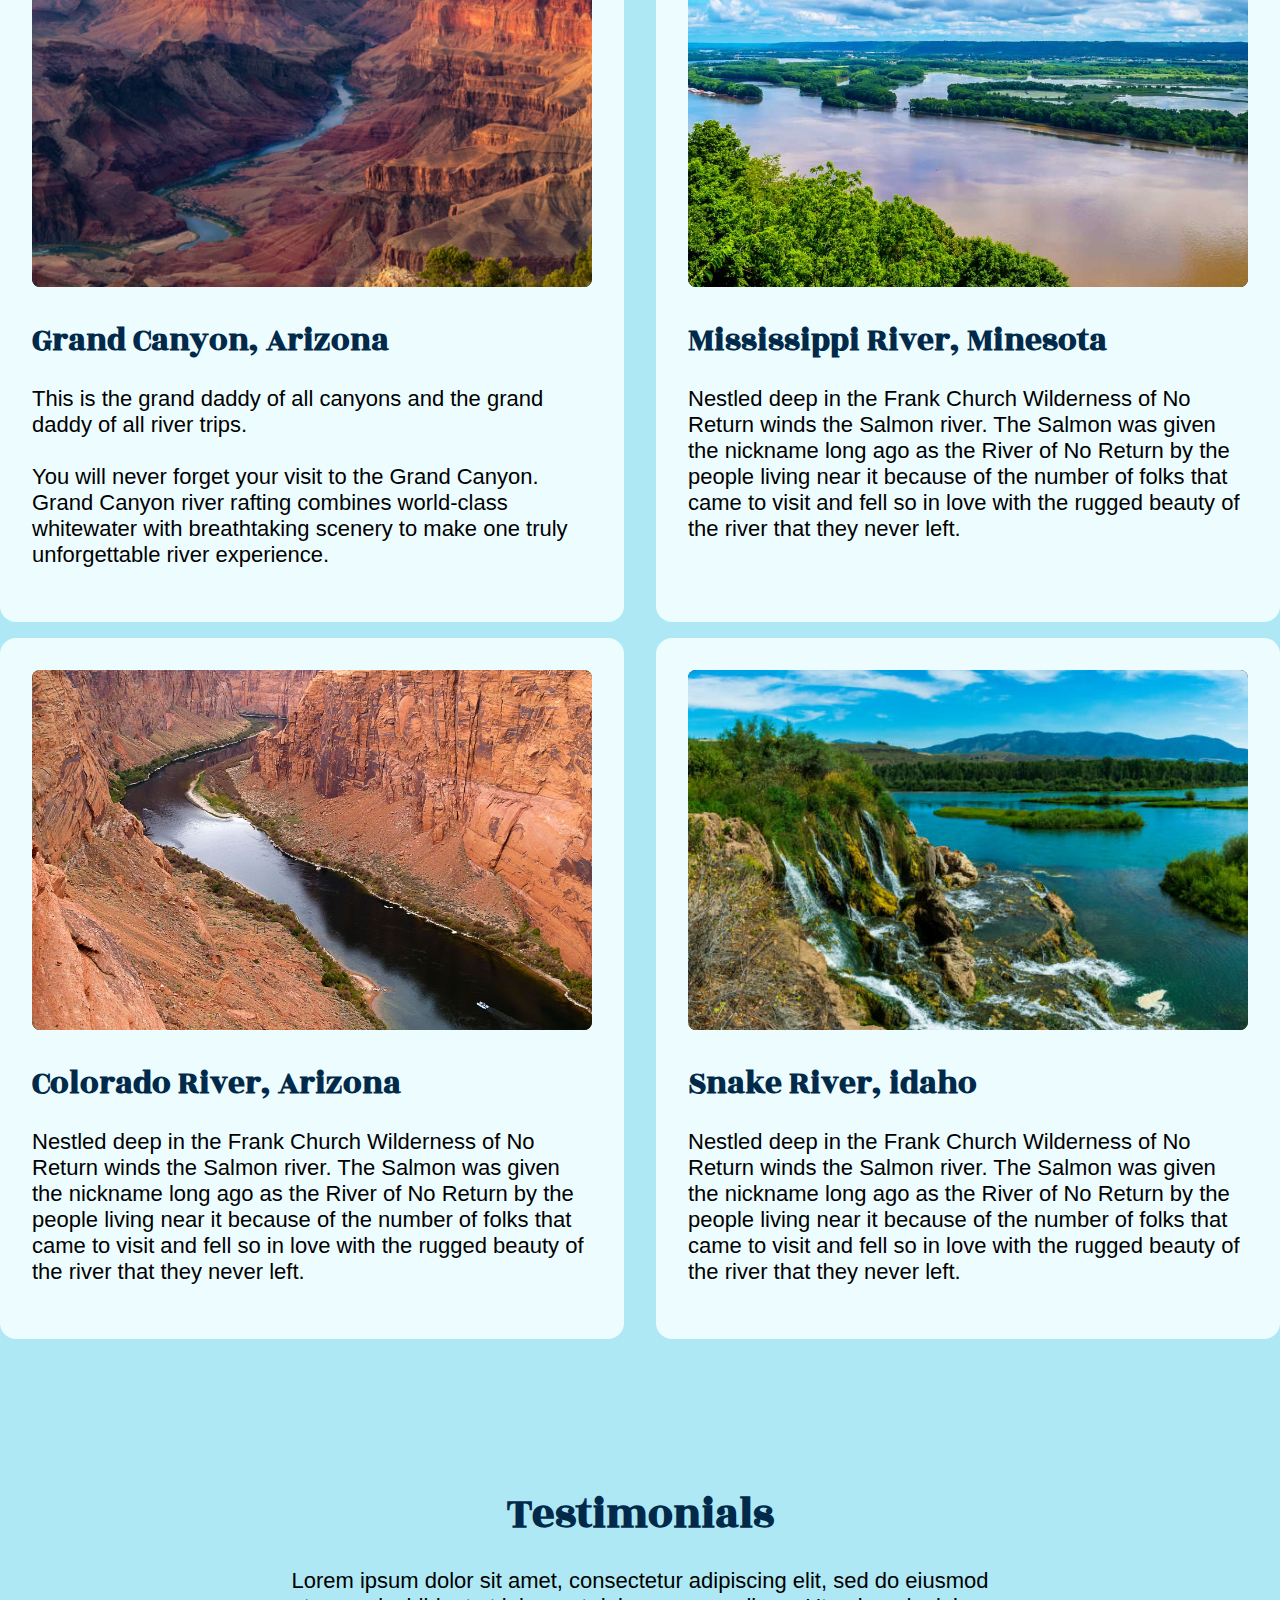
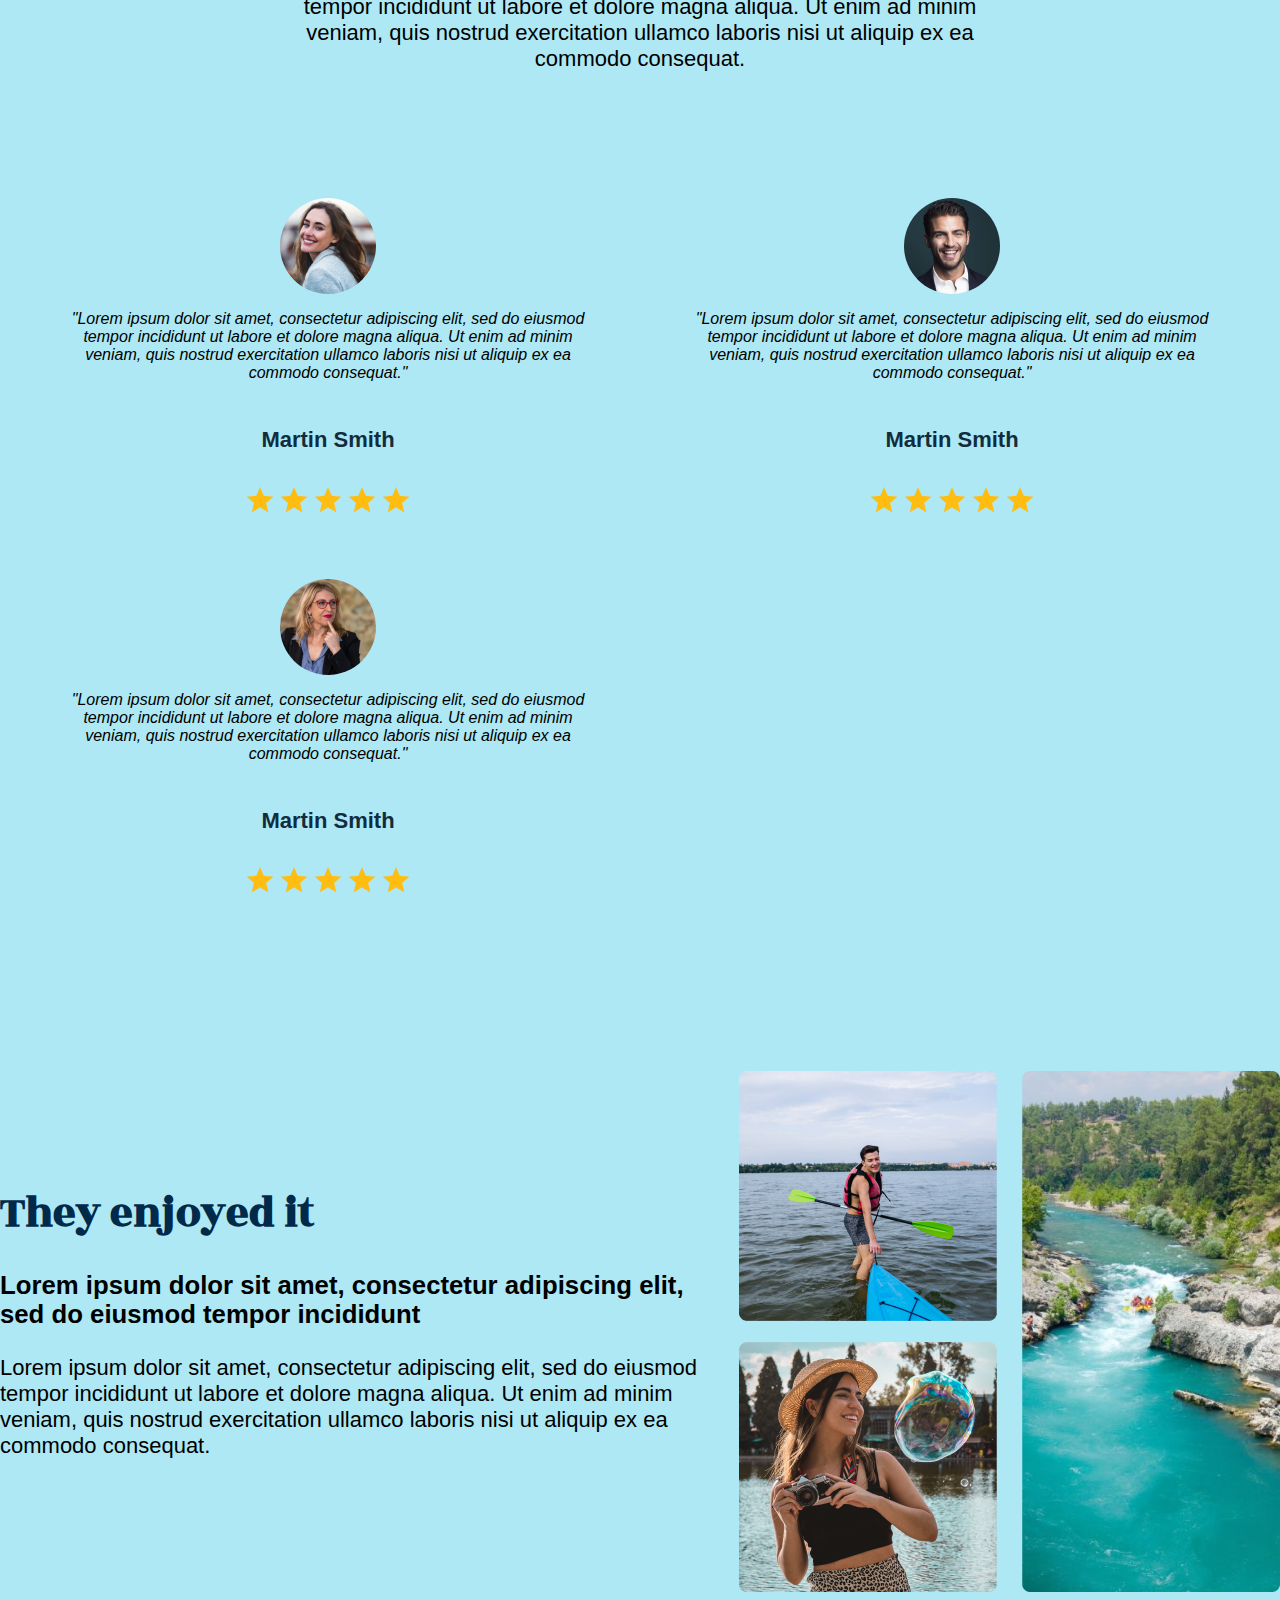
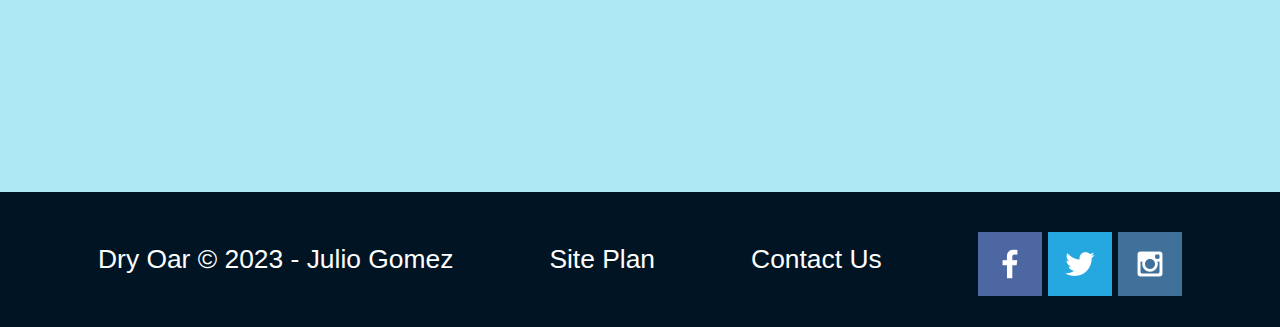
<file: wwr/rivers.html>
<!DOCTYPE html>
<html lang="en">
<head>
    <meta charset="UTF-8">
    <meta http-equiv="X-UA-Compatible" content="IE=edge">
    <meta name="viewport" content="width=device-width, initial-scale=1.0">
    <title>Rivers</title>
    <link rel="stylesheet" href="styles/style.css">
</head>
<body>
    <div id="content">
    <header>
        <a id="logo_link" href="index.html">
            <img class="logo" src="images/logo.png" alt="Dry Oar Logo">
        </a>
        <nav>
            <a href="index.html">Home</a>
            <a href="#">Rivers</a>
            <a href="site-plan-rafting.html">Site Plan</a>
            <a href="contactus.html">Contact Us</a>
        </nav>
    </header>
    <div id="hero-rivers">
        <div id="hero-box-rivers">
            <img id="hero-img-rivers" src="images/rivers_page/hero-box-rivers.png" alt="People enjoying white water rafting">
        </div>
        <section id="hero-msg">
            <h1 class="home-title-rivers">Rivers</h1>
            <hr class="home-line-rivers">
            <p class="home-paragraph-rivers">Lorem ipsum dolor sit amet, consectetur adipiscing elit, sed do eiusmod tempor incididunt ut labore et dolore magna aliqua. Ut enim ad minim veniam, quis nostrud exercitation ullamco laboris nisi ut aliquip ex ea commodo consequat.</p>
            
            
        </section>
    </div>
    <main >
        <div class="home-grid-rivers">
            <div class="riverspage-card">
                <img class="card-img-rivers" src="images/rivers.jpg" alt="river in forest">
                <h2 class="h2-river">Main Fork of the Salmon River, Idaho</h2>
                <p>Nestled deep in the Frank Church Wilderness of No Return winds the Salmon river.<br><br>The Salmon was given
                    the nickname long ago as the River of No Return by the people living near it because of the number of folks
                    that came to visit and fell so in love with the rugged beauty of the river that they never left.</p>
            </div>
            <div class="riverspage-card">
                <img class="card-img-rivers" src="../wwr/images/rivers_page/desolation_and_gray_canyon.jpg"
                    alt="river in forest">
                <h2 class="h2-river">Desolation and Gray Canyon, Utah</h2>
                <p>Winding through canyons in central Utah, in some of the most desolate land anywhere, the Green river flows
                    towards the mighty Colorado river and the sea.<br><br>High grey stone cliffs, beautiful desert scenery, and
                    great rapids have made this run famous.</p>
            </div>
            <div class="riverspage-card">
                <img class="card-img-rivers" src="../wwr/images/rivers_page/grand_canyon.jpg" alt="river in forest">
                <h2 class="h2-river">Grand Canyon, Arizona</h2>
                <p>This is the grand daddy of all canyons and the grand daddy of all river trips.<br><br>You will never forget
                    your visit to the Grand Canyon.
        
                    Grand Canyon river rafting combines world-class whitewater with breathtaking scenery to make one truly
                    unforgettable river experience.</p>
            </div>
            <div class="riverspage-card">
                <img class="card-img-rivers" src="../wwr/images/rivers_page/mississippi-river.jpg" alt="river in forest">
                <h2 class="h2-river">Mississippi River, Minesota</h2>
                <p>Nestled deep in the Frank Church Wilderness of No Return winds the Salmon river. The Salmon was given the
                    nickname long ago as the River of No Return by the people living near it because of the number of folks that
                    came to visit and fell so in love with the rugged beauty of the river that they never left.</p>
            </div>
            <div class="riverspage-card">
                <img class="card-img-rivers" src="../wwr/images/rivers_page/colorado.jpg" alt="river in colorado">
                <h2 class="h2-river">Colorado River, Arizona</h2>
                <p>Nestled deep in the Frank Church Wilderness of No Return winds the Salmon river. The Salmon was given the
                    nickname long ago as the River of No Return by the people living near it because of the number of folks that
                    came to visit and fell so in love with the rugged beauty of the river that they never left.</p>
            </div>
            <div class="riverspage-card">
                <img class="card-img-rivers" src="../wwr/images/rivers_page/snake.jpg" alt="snake river">
                <h2 class="h2-river">Snake River, idaho</h2>
                <p>Nestled deep in the Frank Church Wilderness of No Return winds the Salmon river. The Salmon was given the
                    nickname long ago as the River of No Return by the people living near it because of the number of folks that
                    came to visit and fell so in love with the rugged beauty of the river that they never left.</p>
            </div>
            
        </div>
        <div class="testimonials">
            <div class="testimonials-heading">
                <h1>Testimonials</h1>
                <p>Lorem ipsum dolor sit amet, consectetur adipiscing elit, sed do eiusmod tempor incididunt ut labore et dolore magna aliqua. Ut enim ad minim veniam, quis nostrud exercitation ullamco laboris nisi ut aliquip ex ea commodo consequat.</p>
            </div>
            <div class="testimonials-full">
                <section>
                    <img class="user-avatar-river" src="./images/rivers_page/user_1.png" alt="fb icon">
                    <p class="paragraph_small">"Lorem ipsum dolor sit amet, consectetur adipiscing elit, sed do eiusmod tempor incididunt ut labore et
                        dolore magna aliqua. Ut enim ad minim veniam, quis nostrud exercitation ullamco laboris nisi ut aliquip
                        ex ea commodo consequat."</p>
                    <h4>Martin Smith</h4>
                    <img src="./images/rivers_page/stars.png" alt="fb icon">
                </section>
                <section>
                    <img class="user-avatar-river" src="./images/rivers_page/user_2.png" alt="fb icon">
                    <p class="paragraph_small">"Lorem ipsum dolor sit amet, consectetur adipiscing elit, sed do eiusmod tempor incididunt ut labore et
                        dolore magna aliqua. Ut enim ad minim veniam, quis nostrud exercitation ullamco laboris nisi ut aliquip
                        ex ea commodo consequat."</p>
                    <h4>Martin Smith</h4>
                    <img src="./images/rivers_page/stars.png" alt="fb icon">
                </section>
                <section>
                    <img class="user-avatar-river" src="./images/rivers_page/user_3.png" alt="fb icon">
                    <p class="paragraph_small">"Lorem ipsum dolor sit amet, consectetur adipiscing elit, sed do eiusmod tempor incididunt ut labore et
                        dolore magna aliqua. Ut enim ad minim veniam, quis nostrud exercitation ullamco laboris nisi ut aliquip
                        ex ea commodo consequat."</p>
                    <h4>Martin Smith</h4>
                    <img src="./images/rivers_page/stars.png" alt="stars">
                </section>
            </div>
        </div>
        <div class="gallery">
            <div class="heading-gallery">
                <h1>They enjoyed it</h1>
                <h3>Lorem ipsum dolor sit amet, consectetur adipiscing elit, sed do eiusmod tempor incididunt</h3>
                <p>Lorem ipsum dolor sit amet, consectetur adipiscing elit, sed do eiusmod tempor incididunt ut labore et dolore magna aliqua. Ut enim ad minim veniam, quis nostrud exercitation ullamco laboris nisi ut aliquip ex ea commodo consequat.</p>
            </div>
            <img src="./images/rivers_page/gallery.png" alt="fb icon">
        </div>
    </main>
    <footer>
        <p>Dry Oar &copy; 2023 - Julio Gomez</p>
        <p><a href="site-plan-rafting.html">Site Plan</a></p>
        <p><a href="contactus.html">Contact Us</a></p>
        <div class="social">
            <a href="https://facebook.com" target="_blank">
                <img src="images/facebook.png" alt="fb icon">
            </a>
            <a href="https://twitter.com" target="_blank">
                <img src="images/twitter.png" alt="twitter icon">
            </a>
            <a href="https://instagram.com" target="_blank">
                <img src="images/instagram.png" alt="instagram icon" >
            </a>
        </div>
    </footer>
    </div>
    </body>  
</html>
</file>
<file: wwr/styles/style.css>
@import url('https://fonts.googleapis.com/css2?family=Open+Sans:ital,wght@0,300;0,400;0,500;0,600;0,700;0,800;1,300;1,400;1,500;1,600;1,700;1,800&display=swap');
@import url('https://fonts.googleapis.com/css2?family=Rozha+One&display=swap');

body {
    background-color: #fcfbfb;
    font-family: Raleway, Arial, sans-serif;
    font-size: 22px;
    margin: 0;
    padding: 0;
}
h2 {
    margin: 0;
    font-family: 'Rozha One',  Georgia, serif;
}

h1 {
    margin: 0;
    font-family: 'Rozha One',  Georgia, serif;
    color: #012a4a;
}
#logo_link {
    padding-top: 5px;
    padding-top: 5px;
    justify-self: center;
    align-self: center;

 }
#content {
    max-width: 1600px;
    /* background-color: antiquewhite; */
    margin: 0 auto;
}

#hero {
    display: grid;
    grid-template-columns: 1fr 3fr 1fr;
    margin-top: -100px;
}
#hero-box {
    grid-column: 1/4;
    grid-row: 1/3;
    z-index: -1;
}
/* #content */
#hero-msg {
    grid-column: 2/3;
    grid-row: 1/2;
    margin-top: 100px;
}

#hero-msg h1 {
    text-align: center;
    line-height: 1.5em;
    /* background-color: #6f7364; */
    font-family: 'Rozha One',  Georgia, serif;
    
    
}

#hero-msg h4 {
    text-align: center;
    color: white;
}

.button-box {
    text-align: center;
}


.main section {
    text-align: center;
}

main section img {
    box-sizing: border-box;
    
}


body {
    background-color: #ade8f4;
}

header {

    background-color: #1b3a4b;
    display: grid;
    grid-template-columns: 150px auto;
    
}

nav {
    display: flex;
    justify-content: space-around;
    align-items: center;
    }

nav a {
    text-align: center;
    display: block;
    /* height: 48px; */
    color: #21a6ff;
    text-decoration: none;
    /* padding: 35px; */
    

}

nav a:hover {
    
    color: #ffffff;
    
   
}

.book {
    background-color: #00afb9;
    text-decoration: none;
    padding: 15px 30px;
    color: #ffffff;
    font-size: 18px;
    font-family: 'open sans', Helvetica, sans-serif ;
    margin-top: 50px;
    border-radius: 5px;
}


.book:hover {
    background-color: #00949c;
    color: #ffffff;

}

.home-grid {
    display: grid;
    grid-template-columns: repeat(10, 1fr);
    /* padding: 200px; */
}





#background {
    /* margin-top: 772px; */
    background-color: #012a4a;
    height: 725px;
    grid-column: 1/11;
    grid-row: 4/9;

}









.home-title {
    color: #ffffff;
    font-family: 'Rozha One',  Georgia, serif;
    font-size: 3em;
    margin-top: 10px;


}

h4 {
    color: #122c3d;
}





.join {
    background-color: #00afb9;
    text-decoration: none;
    padding: 8px;
    color: #ffffff;
    padding: 15px 30px;
    margin-top: 50px;
    border-radius: 5px;
}
.join:hover {
    background-color: #00949c;
    color: #ffffff;

}

.msg h2 {
    color: #012a4a;
    font-family: 'Rozha One',  Georgia, serif;
    

}

.msg p {
    color: #122c3d;
    font-size: .8em;
    font-family: 'open sans', Helvetica, sans-serif;
    padding-bottom: 15px;
    
}
/* .rivers-card, .camping-card, .rapids-card  {  
    margin: 200px 0;

} */

#hero-img {
    width: 100%;
}

.rivers-card, .camping-card, .rapids-card {
    display: flex;
    align-items: center;
    flex-direction: column;
    justify-content: center;
    margin-bottom: 96px;
}

.rivers-card {
    
    grid-column: 2/4;
    grid-row: 2/3;

}
.camping-card {
    grid-column: 5/7;
    grid-row: 2/3;


}



.mountains {
    grid-column: 2/7;
    grid-row: 5/8;
    box-shadow: 5px 5px 10px #021920;
}
.msg {
    background-color: #f4f1bb;
    padding: 35px;
    grid-column: 6/10;
    grid-row: 6/7;
    border-radius: 8px;
    box-shadow: 5px 5px 10px #021920;
    
}
.rapids-card {
    grid-column: 8/10;
    grid-row: 2/3;
}

.card-img {
    border: 10px solid #012a4a;
    box-shadow: 5px 5px 10px #02192080;
}

.card-img:hover {
    opacity: .6;
    transform: scale(1.1);
}
/* .rapids-card  {
    margin: 200px 0;
} */
.card-img, .mountains {
    width: 100%;
}

footer {
    /* color: #122c3d;
    background-color: #1b3a4b;
    padding: 25px 50px;
    margin-top: 200px; */
    background-color: #001424;
    padding: 25px 50px;
    margin-top: 200px; 
    display: flex;
    justify-content: space-around;
    align-items: center;
}

footer a {
    color: #ffffff;
    text-decoration: none;
}

footer a:hover {
    color: #57cc99;

}

footer p {
    color: #ffffff;
    font-size: 1.2em;
}

footer p a:hover {
    text-decoration: none;
}
footer .social img {
    padding-top: 15px;

}  

.logo {
    width: 80px;
}

.icon {
    width: 80px;
    padding-top: 10px;
}

/* Rivers page styles*/
#hero-rivers {
    display: grid;
    align-items: center;
    justify-self: center;
    grid-template-columns: 1fr 3fr 1fr;
    margin-top: -100px;
    
}
#hero-box-rivers {
    grid-column: 1/4;
    grid-row: 1/3;
    z-index: -1;
    height: 570px;
    width: 100%;
    
    background: #001424;
    /* overflow: hidden; */

}

#hero-rivers img {
    width: 100%;
    object-fit: cover;
    object-position: center;
    height: 100%;
    opacity: 30%;
    /* height: 420px; */
}

#hero-rivers .home-title-rivers {
    
    color: #ffffff;
    text-align: center;
    font-size: 72px;
    font-family: 'Rozha One', Georgia, serif;
    /* padding: 0px !important; */
    margin-bottom: 0px !important;
    margin-top: 86px !important;
}

.home-paragraph-rivers {
    color: #ffffff;
    text-align: center;
}

#hero-rivers hr {
    height: 10px;
    width: 242px;
    border-style: none;
    /* border-style: dashed; */
    background: #5AD7FF;
}

.home-grid-rivers {
    margin-top: 144px;
    display: grid;
    grid-template-columns: repeat(auto-fit, minmax(450px, 1fr));
    grid-template-rows: max-content;
    column-gap: 32px;
    row-gap: 16px;
    
    
    

}

.home-grid-rivers > .riverspage-card {
    
    background-color: #edfdff;
    /* width: 100%; */
    padding: 32px;
    max-width: 100%;
    border-radius: 16px;
    overflow: hidden;
    
    /* height: 100%; */
    
}
/* .home-grid-rivers > .riverspage-card > img {} */
    /* width: 100%; */
    /* width: 100%; */
    /* display: inline; */

        
.home-grid-rivers img {
    /* aspect-ratio: 6 / 1; */
    /* display: inline; */
    width: 100%;
    
    
    background: #021920;
    object-fit: cover;
    object-position: center;
    /* height: 100px; */
    /* object-position: center; */
    height: 360px;
    border-radius: 8px;
    transition: all 300ms;
    
    
}

.home-grid-rivers img:hover {
    transform: scale(1.1);
    overflow: hidden;
    
}

.home-grid-rivers > .riverspage-card > .h2-river {
    margin-top: 24px;
    color: #012a4a;
}

/* testimonials-full */
.testimonials {
    margin-top: 144px;
    display: flex;
    flex-direction: column;
    align-items: center;
    justify-content: center;
}

.testimonials-full section {
    padding: 32px;
}

.testimonials > .testimonials-full{
    margin-top: 72px;
    display: grid;
    grid-template-columns: repeat(auto-fit, minmax(450px, 1fr));
    grid-template-rows: max-content;
    column-gap: 32px;
    padding: 0 32px;
}

main .testimonials-full > section > .user-avatar-river {
    border-radius: 50%;
    aspect-ratio: 1 / 1;
    object-fit: cover;
    width: 96px;
    height: auto;
    opacity: 100%;
}

.testimonials-full > section {
    display: flex;
    align-items: center;
    justify-content: center;
    flex-direction: column;

}

.testimonials-full > section p {
    text-align: center;
    font-style: oblique;
    font-size: 16px;
    font-weight: 400;

}

main > .testimonials > .testimonials-heading {

    display: flex;
    flex-direction: column;
    align-items: center;
    justify-content: center;
    text-align: center;
    max-width: 700px;
}

.gallery {
    margin-top: 144px;
    display: flex;
    align-items: center;
    justify-content:space-between;
}

.gallery > .heading-gallery {
    max-width: 720px;
}
/* main .testimonials > .testimonials-ful > .paragraph_small {
    font-size: 12px;
} */

/* .home-grid-rivers > .riverspage-card > .card-img-rivers {} */
    
    /* opacity: 50%; */
    /* width: 100%; */
    
    

              




/* responsive design */

@media screen and (max-width: 900px) {
    #hero, .home-grid {
        display: block;
        height: auto;
    }
    nav, footer {
        flex-direction: column;
    }
    nav a {
        display: block;
        padding: 15px;
    }
    #hero {
        margin-top: 0;
    }
    #hero-msg {
        margin-top: 0;
    }
    #hero-msg h4 {
        display: none;
    }
    .home-title {
        font-size: 25px;
        color: #012a4a;
    }
    .rivers-card, .camping-card, .rapids-card { 
        margin: 50px auto;
        width: 100%;
        
        
    }
    #background {
        display: none;
    }
    .mountains, .msg {
        width: 80%;
        display: block;
        margin: 0 auto;
    }
    footer {
        margin-top: 25px;
    }
}
</file>
<file: personalwebsite/styles/site-plan.css>
/* if you are using any Google fonts change the font names below to your fonts. 
Any spaces in your font name should be replaced with a +. 
Fonts are separated by a | */

@import url('https://fonts.googleapis.com/css2?family=Rozha+One&family=Work+Sans&family=Yeseva+One&display=swap');

:root {
  /* change the values below to your colors from your palette */
  --primary-color: #903bb7   ;
  --secondary-color: #26003a ;
  --accent1-color: #353535;
  --accent2-color: white;

  /* change the values below to your chosen font(s) */
  --heading-font: 'Rozha One', serif;;
  --paragraph-font: 'Work Sans', sans-serif;

  /* these colors below should be chosen from among your palette colors above */
  --headline-color-on-white: #903bb7;  /* headlines on a white background */ 
  --headline-color-on-color: white; /* headlines on a colored background */ 
  --paragraph-color-on-white: #353535; /* paragraph text on a white background */ 
  --paragraph-color-on-color: white; /* paragraph text on a colored background */ 
  --paragraph-background-color: #903bb7  ;
  --nav-link-color: #ffffff;
  --nav-background-color: #26003a;
  --nav-hover-link-color: white;
  --nav-hover-background-color: #903bb7;
}


/*  Look around below...but DON'T CHANGE ANYTHING! */

body {
  max-width: 1200px;
  margin: 0 auto;
  padding: 4em;
  font-size: 18px;
  text-align: center;
}
img {
  display: block;
  margin: 0 auto;
  width: 720px;
}

.icon {
  width: 150px;
}
h1, h2, h3, h4, h5, h6 {
  font-family: var(--heading-font);
  color: var(--headline-color-on-white);
}
h2 {
  text-align: center;
}
hr {
  height: 3px;
  margin: 35px 0;
  background: var(--accent1-color);
}
header {
  padding: 1em;
  text-align: center;
  color: var(--headline-color-on-color);
  background-color: var(--paragraph-background-color);
}
header > h1, header > h2 {
  color: var(--headline-color-on-color);
}

p {
  font-family: var(--paragraph-font);
  color: var(--paragraph-color-on-white);
  padding: 1em;
}
.colors {
  width: 100%;
  min-width: 350px;
  margin: 30px auto;
  text-align: center;
}
.colors th {
  background-color: #999;
}
.colors td{
  width: 25%;
  height: 3em;
}

.primary {
  background-color: var(--primary-color);
}
.secondary {
  background-color: var(--secondary-color);
}
.accent1 {
  background-color: var(--accent1-color);
}
.accent2{
  background-color: var(--accent2-color);
}

p.colored {
  background-color: var(--paragraph-background-color);
  color: var(--paragraph-color-on-color);
}

nav {
  background-color: var(--nav-background-color);
  line-height: 3em;
  text-align: center;
  font-size: 1.2em;
}
nav  {
  list-style-type: none;
  display: flex;

}
nav a {
  padding:1em;
  min-width: 120px;
  text-decoration: none;
  padding: 10px;

}
nav a:link, nav a:visited {
  color: var(--nav-link-color);
}
nav a:hover {
  color: var(--nav-hover-link-color);
  background-color: var(--nav-hover-background-color);
}

.sitemap {
  display: grid;
  justify-content: center;

  grid-template-columns: repeat(6, 15%);
  grid-template-rows: 3em 1.5em 1.5em 3em;
  grid-template-areas: ". . home home . ."
    ". . . top . ."
    ". left left right right ."
    "page2 page2 . . page3 page3";
}
.sitemap > div {

  text-align: center;

}
.sm-home {
  grid-area: home;
  background-color: #ccc;
  line-height: 3em;
}
.sm-page2 {
  grid-area: page2;
  background-color: #ccc;
  line-height: 3em;
}
.sm-page3 {
  grid-area: page3;
  background-color: #ccc;
  line-height: 3em;
}

.top {
  grid-area: top;
  border-left: 1px solid;
}

.left {
  grid-area: left;
  border-top: 1px solid;
  border-left: 1px solid;
}

.right {
  grid-area: right;
  border-top: 1px solid;
  border-right: 1px solid;
}
</file>
